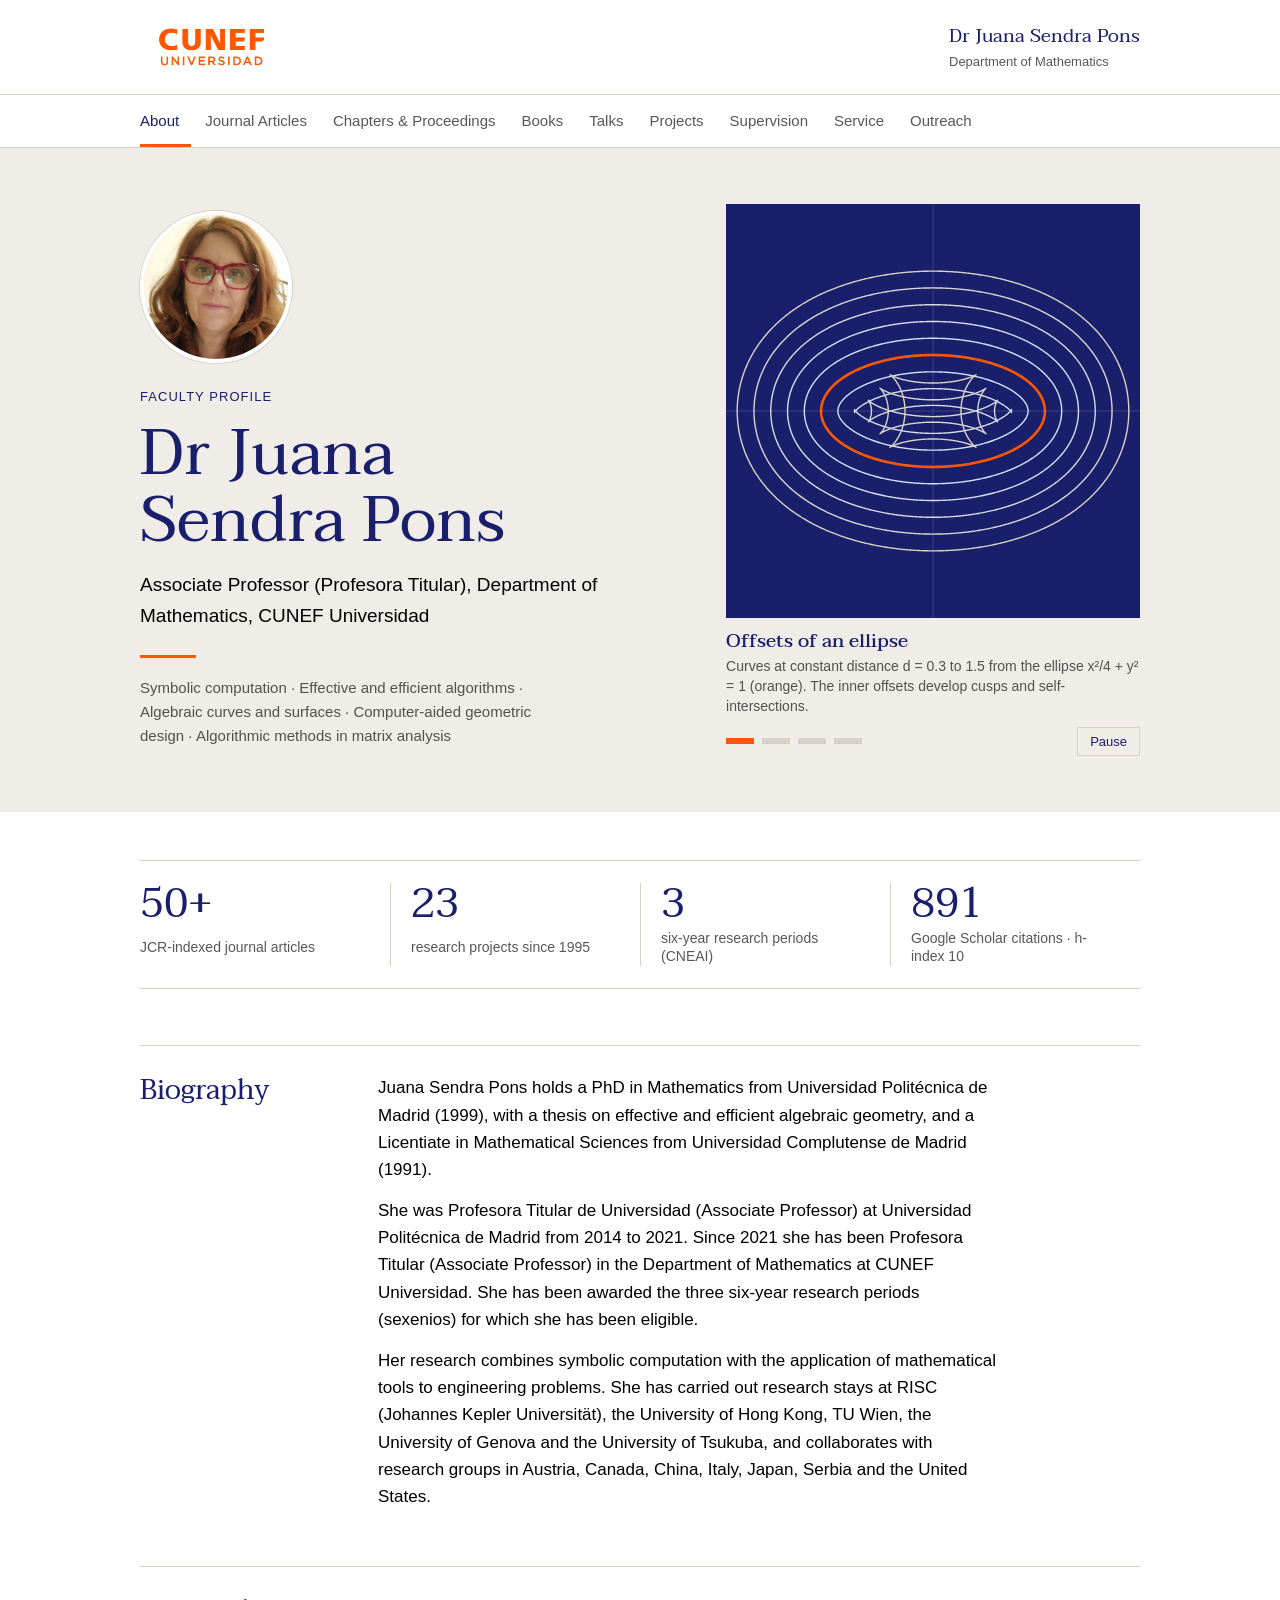
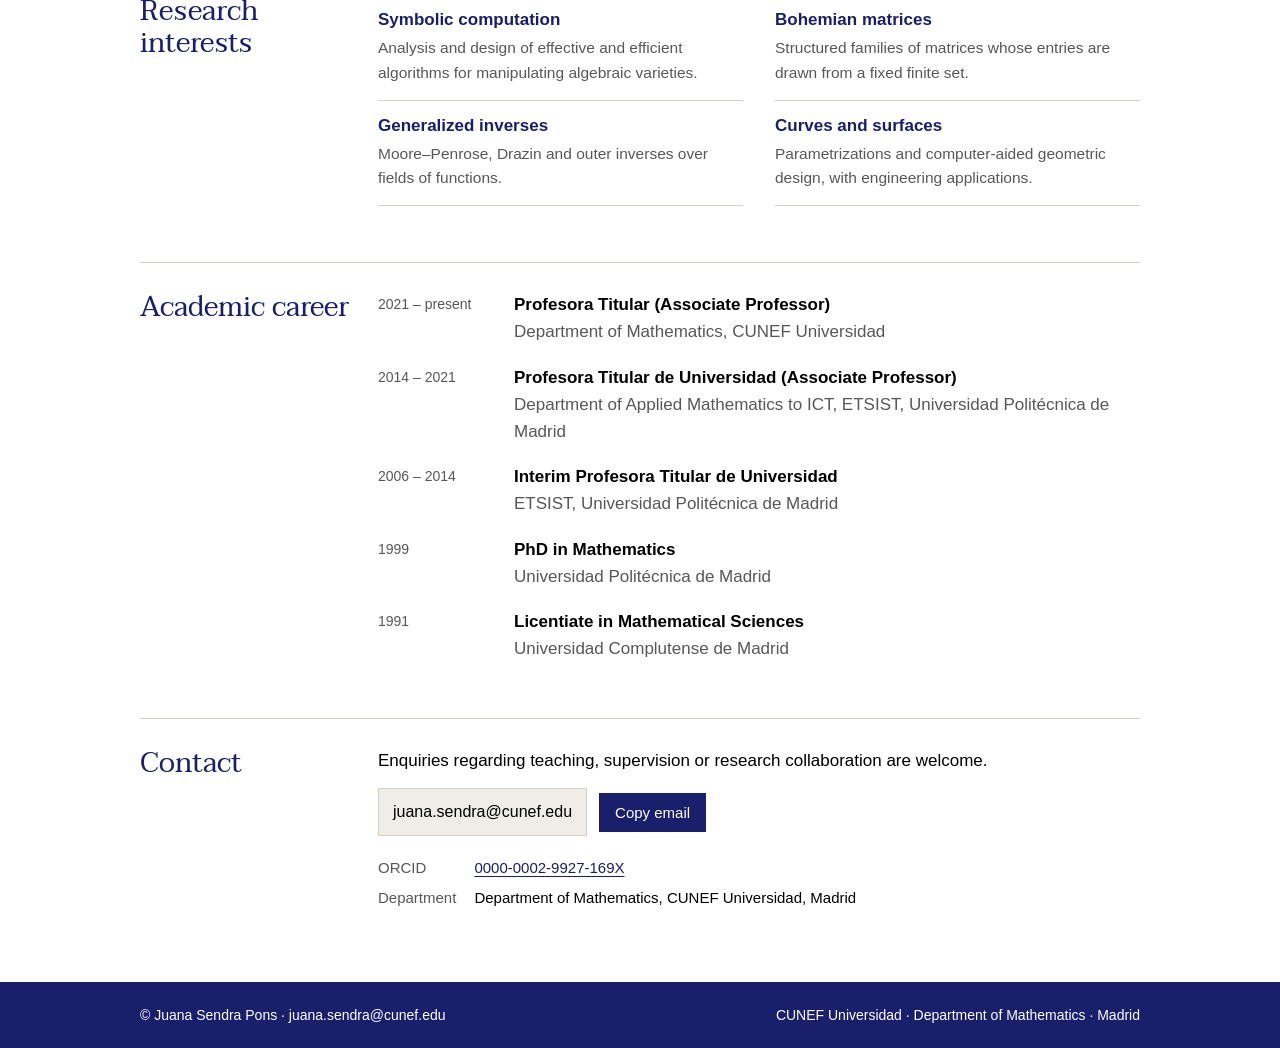
<file: index.html>
<!doctype html>
<html lang="en">
<head>
<meta charset="utf-8">
<meta name="viewport" content="width=device-width, initial-scale=1, viewport-fit=cover">
<title>Juana Sendra Pons</title>
<meta name="description" content="Dr Juana Sendra Pons, Associate Professor (Profesora Titular) in the Department of Mathematics, CUNEF Universidad. Symbolic computation, algebraic curves and surfaces, Bohemian matrices and generalized inverses.">
<meta name="author" content="Juana Sendra Pons">
<link rel="canonical" href="https://jsendrap.github.io/">
<meta property="og:type" content="profile">
<meta property="og:title" content="Juana Sendra Pons">
<meta property="og:description" content="Dr Juana Sendra Pons, Associate Professor (Profesora Titular) in the Department of Mathematics, CUNEF Universidad. Symbolic computation, algebraic curves and surfaces, Bohemian matrices and generalized inverses.">
<meta property="og:url" content="https://jsendrap.github.io/">
<meta property="og:image" content="https://jsendrap.github.io/photo.jpg">
<script type="application/ld+json">
{"@context":"https://schema.org","@type":"Person","name":"Juana Sendra Pons","honorificPrefix":"Dr","jobTitle":"Associate Professor (Profesora Titular)","affiliation":{"@type":"CollegeOrUniversity","name":"CUNEF Universidad","url":"https://www.cunef.edu/"},"worksFor":{"@type":"CollegeOrUniversity","name":"CUNEF Universidad"},"alumniOf":[{"@type":"CollegeOrUniversity","name":"Universidad Politécnica de Madrid"},{"@type":"CollegeOrUniversity","name":"Universidad Complutense de Madrid"}],"knowsAbout":["Symbolic computation","Computer algebra","Algebraic curves and surfaces","Computer-aided geometric design","Bohemian matrices","Generalized inverses"],"email":"mailto:juana.sendra@cunef.edu","url":"https://jsendrap.github.io/","image":"https://jsendrap.github.io/photo.jpg","sameAs":["https://orcid.org/0000-0002-9927-169X","https://www.cunef.edu/en/cloister/sendra-pons-juana/"]}
</script>
<link rel="preconnect" href="https://fonts.googleapis.com">
<link rel="preconnect" href="https://fonts.gstatic.com" crossorigin>
<link rel="stylesheet" href="https://fonts.googleapis.com/css2?family=Taviraj:ital,wght@0,400;0,500;1,400&display=swap">
<link rel="stylesheet" href="style.css">
</head>
<body>
<a class="skip" href="#main">Skip to content</a>
<div class="brand gutter">
  <div class="inner">
    <img src="cunef-logo.png" alt="CUNEF Universidad">
    <a class="who" href="index.html">Dr Juana Sendra Pons<span>Department of Mathematics</span></a>
  </div>
</div>
<nav class="tabs gutter" aria-label="Sections"><div class="inner"><ul><li><a href="index.html" data-tab="about" aria-current="page">About</a></li><li><a href="journal-articles.html" data-tab="journal-articles">Journal Articles</a></li><li><a href="chapters.html" data-tab="chapters">Chapters &amp; Proceedings</a></li><li><a href="books.html" data-tab="books">Books</a></li><li><a href="talks.html" data-tab="talks">Talks</a></li><li><a href="projects.html" data-tab="projects">Projects</a></li><li><a href="supervision.html" data-tab="supervision">Supervision</a></li><li><a href="service.html" data-tab="service">Service</a></li><li><a href="outreach.html" data-tab="outreach">Outreach</a></li></ul></div></nav>
<div id="main">
<header class="hero gutter">
  <div class="inner">
    <div>
      <img class="portrait" src="photo.jpg" alt="Portrait of Juana Sendra Pons" width="152" height="152">
      <p class="label">Faculty profile</p>
      <h1>Dr Juana Sendra Pons</h1>
      <p class="role">Associate Professor (Profesora Titular), Department of Mathematics, CUNEF Universidad</p>
      <hr class="rule">
      <p class="keywords">Symbolic computation · Effective and efficient algorithms · Algebraic curves and surfaces · Computer-aided geometric design · Algorithmic methods in matrix analysis</p>
    </div>
    <figure class="curves" aria-roledescription="carousel" aria-label="Curves from my research">
      <canvas class="art" id="art" role="img" aria-label=""></canvas>
      <div class="cap">
        <div class="cap-text" aria-live="polite">
          <strong id="capTitle"></strong>
          <span id="capBody"></span>
        </div>
        <div class="controls">
          <div class="dots" id="dots"></div>
          <button type="button" class="pause" id="pause" aria-label="Pause rotation">Pause</button>
        </div>
      </div>
    </figure>
  </div>
</header>
<main class="gutter">
  <div class="inner">
    <div class="facts" aria-label="Key figures">
      <div class="fact"><b>50+</b><span>JCR-indexed journal articles</span></div>
      <div class="fact"><b>23</b><span>research projects since 1995</span></div>
      <div class="fact"><b>3</b><span>six-year research periods (CNEAI)</span></div>
      <div class="fact"><b>891</b><span>Google Scholar citations · h-index 10</span></div>
    </div>

    <section>
      <h2>Biography</h2>
      <div class="content">
        <p>Juana Sendra Pons holds a PhD in Mathematics from Universidad Politécnica de Madrid (1999), with a thesis on effective and efficient algebraic geometry, and a Licentiate in Mathematical Sciences from Universidad Complutense de Madrid (1991).</p>
        <p>She was Profesora Titular de Universidad (Associate Professor) at Universidad Politécnica de Madrid from 2014 to 2021. Since 2021 she has been Profesora Titular (Associate Professor) in the Department of Mathematics at CUNEF Universidad. She has been awarded the three six-year research periods (sexenios) for which she has been eligible.</p>
        <p>Her research combines symbolic computation with the application of mathematical tools to engineering problems. She has carried out research stays at RISC (Johannes Kepler Universität), the University of Hong Kong, TU Wien, the University of Genova and the University of Tsukuba, and collaborates with research groups in Austria, Canada, China, Italy, Japan, Serbia and the United States.</p>
      </div>
    </section>
    <section>
      <h2>Research interests</h2>
      <div class="content">
        <ul class="lines">
          <li><h3>Symbolic computation</h3><p>Analysis and design of effective and efficient algorithms for manipulating algebraic varieties.</p></li>
          <li><h3>Bohemian matrices</h3><p>Structured families of matrices whose entries are drawn from a fixed finite set.</p></li>
          <li><h3>Generalized inverses</h3><p>Moore–Penrose, Drazin and outer inverses over fields of functions.</p></li>
          <li><h3>Curves and surfaces</h3><p>Parametrizations and computer-aided geometric design, with engineering applications.</p></li>
        </ul>
      </div>
    </section>
    <section>
      <h2>Academic career</h2>
      <div class="content">
        <ol class="timeline">
          <li><span class="when">2021 – present</span><div class="what"><strong>Profesora Titular (Associate Professor)</strong><span>Department of Mathematics, CUNEF Universidad</span></div></li>
          <li><span class="when">2014 – 2021</span><div class="what"><strong>Profesora Titular de Universidad (Associate Professor)</strong><span>Department of Applied Mathematics to ICT, ETSIST, Universidad Politécnica de Madrid</span></div></li>
          <li><span class="when">2006 – 2014</span><div class="what"><strong>Interim Profesora Titular de Universidad</strong><span>ETSIST, Universidad Politécnica de Madrid</span></div></li>
          <li><span class="when">1999</span><div class="what"><strong>PhD in Mathematics</strong><span>Universidad Politécnica de Madrid</span></div></li>
          <li><span class="when">1991</span><div class="what"><strong>Licentiate in Mathematical Sciences</strong><span>Universidad Complutense de Madrid</span></div></li>
        </ol>
      </div>
    </section>
    <section id="contact">
      <h2>Contact</h2>
      <div class="content">
        <p>Enquiries regarding teaching, supervision or research collaboration are welcome.</p>
        <div class="contact">
          <span class="mail" id="mail">juana.sendra@cunef.edu</span>
          <button type="button" id="copy">Copy email</button>
          <span class="status" id="status" aria-live="polite"></span>
        </div>
        <dl class="ids">
          <dt>ORCID</dt><dd><a href="https://orcid.org/0000-0002-9927-169X" target="_blank" rel="noopener">0000-0002-9927-169X</a></dd>
          <dt>Department</dt><dd>Department of Mathematics, CUNEF Universidad, Madrid</dd>
        </dl>
      </div>
    </section>
  </div>
</main>
</div>
<footer class="gutter">
  <div class="inner">
    <span>© Juana Sendra Pons · juana.sendra@cunef.edu</span>
    <span>CUNEF Universidad · Department of Mathematics · Madrid</span>
  </div>
</footer>
<script src="site.js"></script>
</body>
</html>
</file>
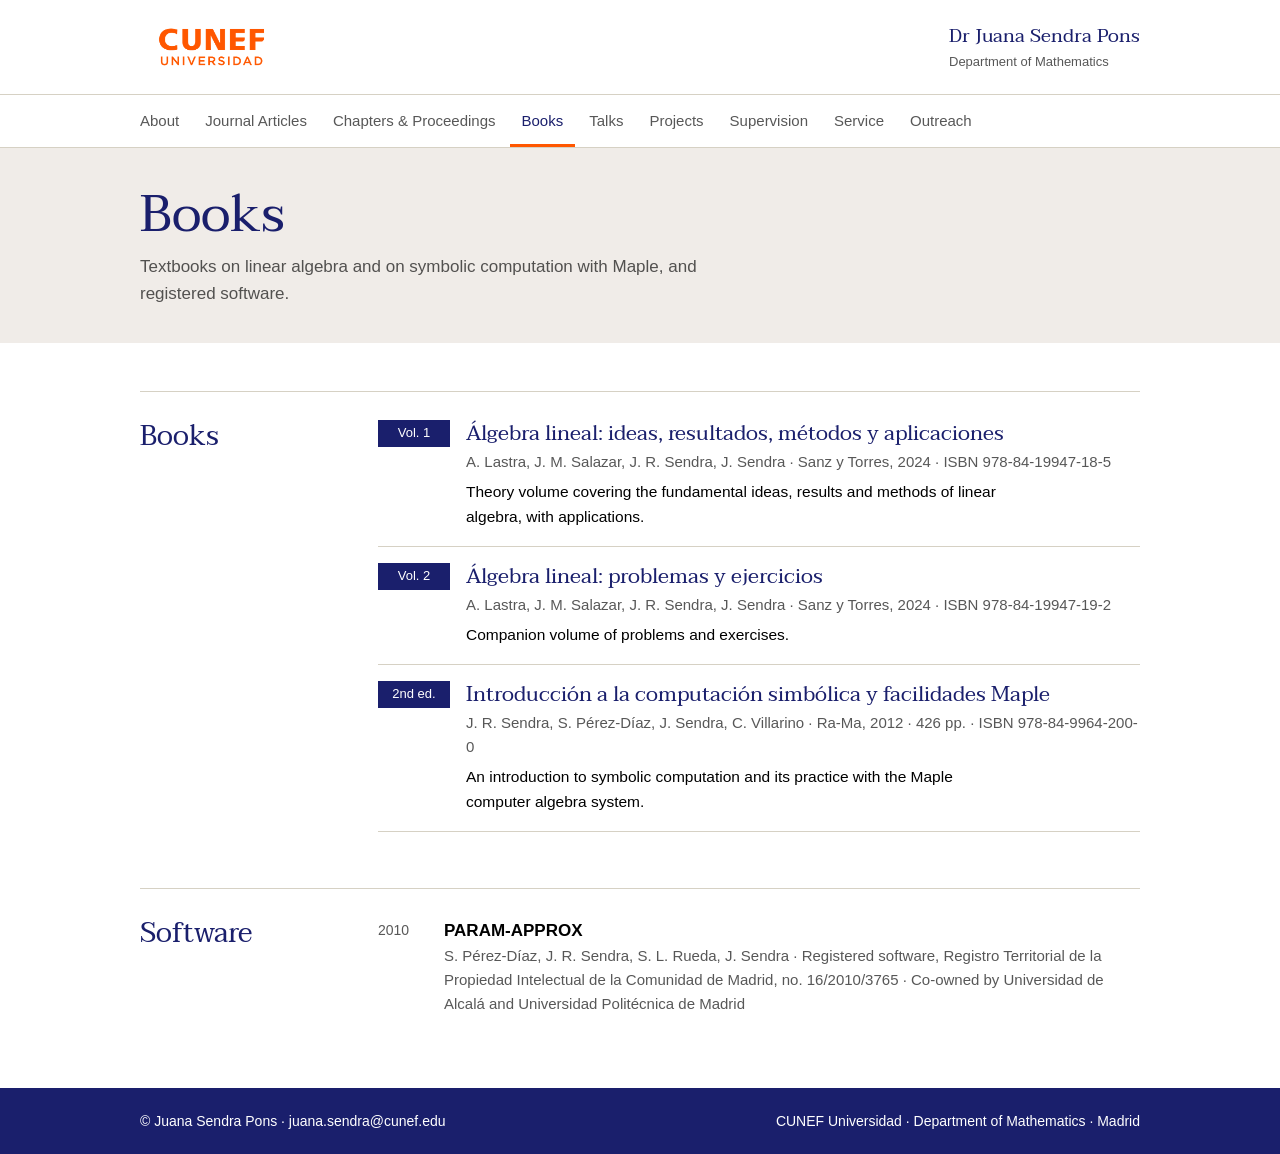
<file: books.html>
<!doctype html>
<html lang="en">
<head>
<meta charset="utf-8">
<meta name="viewport" content="width=device-width, initial-scale=1, viewport-fit=cover">
<title>Books · Juana Sendra Pons</title>
<meta name="description" content="Dr Juana Sendra Pons, Associate Professor (Profesora Titular) in the Department of Mathematics, CUNEF Universidad. Symbolic computation, algebraic curves and surfaces, Bohemian matrices and generalized inverses.">
<meta name="author" content="Juana Sendra Pons">
<link rel="canonical" href="https://jsendrap.github.io/books.html">
<meta property="og:type" content="profile">
<meta property="og:title" content="Books · Juana Sendra Pons">
<meta property="og:description" content="Dr Juana Sendra Pons, Associate Professor (Profesora Titular) in the Department of Mathematics, CUNEF Universidad. Symbolic computation, algebraic curves and surfaces, Bohemian matrices and generalized inverses.">
<meta property="og:url" content="https://jsendrap.github.io/books.html">
<meta property="og:image" content="https://jsendrap.github.io/photo.jpg">
<link rel="preconnect" href="https://fonts.googleapis.com">
<link rel="preconnect" href="https://fonts.gstatic.com" crossorigin>
<link rel="stylesheet" href="https://fonts.googleapis.com/css2?family=Taviraj:ital,wght@0,400;0,500;1,400&display=swap">
<link rel="stylesheet" href="style.css">
</head>
<body>
<a class="skip" href="#main">Skip to content</a>
<div class="brand gutter">
  <div class="inner">
    <img src="cunef-logo.png" alt="CUNEF Universidad">
    <a class="who" href="index.html">Dr Juana Sendra Pons<span>Department of Mathematics</span></a>
  </div>
</div>
<nav class="tabs gutter" aria-label="Sections"><div class="inner"><ul><li><a href="index.html" data-tab="about">About</a></li><li><a href="journal-articles.html" data-tab="journal-articles">Journal Articles</a></li><li><a href="chapters.html" data-tab="chapters">Chapters &amp; Proceedings</a></li><li><a href="books.html" data-tab="books" aria-current="page">Books</a></li><li><a href="talks.html" data-tab="talks">Talks</a></li><li><a href="projects.html" data-tab="projects">Projects</a></li><li><a href="supervision.html" data-tab="supervision">Supervision</a></li><li><a href="service.html" data-tab="service">Service</a></li><li><a href="outreach.html" data-tab="outreach">Outreach</a></li></ul></div></nav>
<div id="main">
<header class="pagehead gutter">
  <div class="inner">
    <h1>Books</h1>
    <p>Textbooks on linear algebra and on symbolic computation with Maple, and registered software.</p>
  </div>
</header>
<main class="gutter">
  <div class="inner">
    <section>
      <h2>Books</h2>
      <div class="content">
        <ol class="books">
          <li>
            <span class="vol">Vol. 1</span>
            <div>
              <span class="t">Álgebra lineal: ideas, resultados, métodos y aplicaciones</span>
              <span class="m">A. Lastra, J. M. Salazar, J. R. Sendra, J. Sendra · Sanz y Torres, 2024 · ISBN 978-84-19947-18-5</span>
              <span class="d">Theory volume covering the fundamental ideas, results and methods of linear algebra, with applications.</span>
            </div>
          </li>
          <li>
            <span class="vol">Vol. 2</span>
            <div>
              <span class="t">Álgebra lineal: problemas y ejercicios</span>
              <span class="m">A. Lastra, J. M. Salazar, J. R. Sendra, J. Sendra · Sanz y Torres, 2024 · ISBN 978-84-19947-19-2</span>
              <span class="d">Companion volume of problems and exercises.</span>
            </div>
          </li>
          <li>
            <span class="vol">2nd ed.</span>
            <div>
              <span class="t">Introducción a la computación simbólica y facilidades Maple</span>
              <span class="m">J. R. Sendra, S. Pérez-Díaz, J. Sendra, C. Villarino · Ra-Ma, 2012 · 426 pp. · ISBN 978-84-9964-200-0</span>
              <span class="d">An introduction to symbolic computation and its practice with the Maple computer algebra system.</span>
            </div>
          </li>
        </ol>
      </div>
    </section>
    <section>
      <h2>Software</h2>
      <div class="content">
        <ol class="pubs">
          <li><span class="year">2010</span><div>
            <span class="t">PARAM-APPROX</span>
            <span class="m">S. Pérez-Díaz, J. R. Sendra, S. L. Rueda, J. Sendra · Registered software, Registro Territorial de la Propiedad Intelectual de la Comunidad de Madrid, no. 16/2010/3765 · Co-owned by Universidad de Alcalá and Universidad Politécnica de Madrid</span>
          </div></li>
        </ol>
      </div>
    </section>
  </div>
</main>
</div>
<footer class="gutter">
  <div class="inner">
    <span>© Juana Sendra Pons · juana.sendra@cunef.edu</span>
    <span>CUNEF Universidad · Department of Mathematics · Madrid</span>
  </div>
</footer>
<script src="site.js"></script>
</body>
</html>
</file>
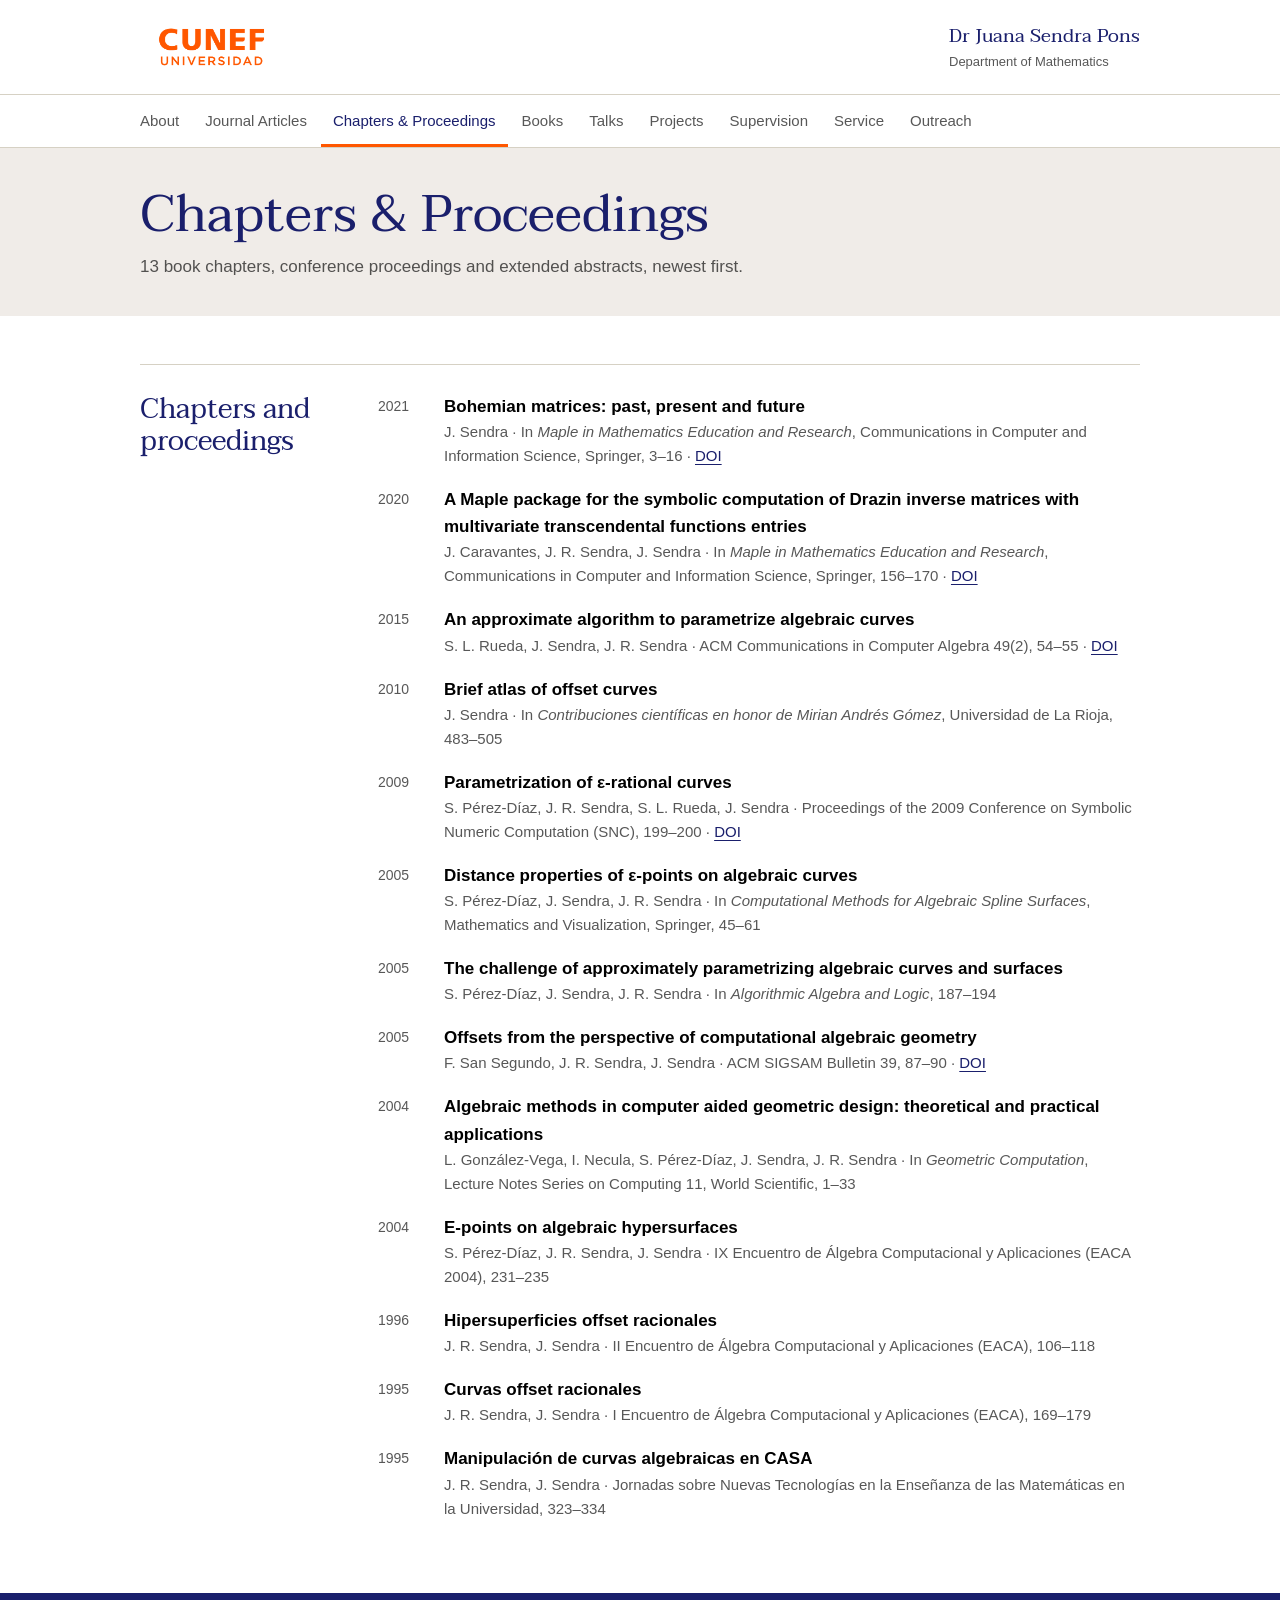
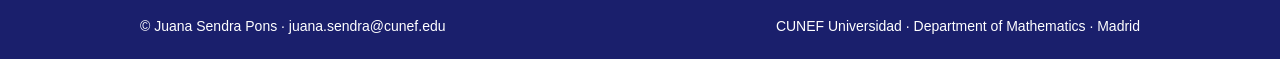
<file: chapters.html>
<!doctype html>
<html lang="en">
<head>
<meta charset="utf-8">
<meta name="viewport" content="width=device-width, initial-scale=1, viewport-fit=cover">
<title>Chapters & Proceedings · Juana Sendra Pons</title>
<meta name="description" content="Dr Juana Sendra Pons, Associate Professor (Profesora Titular) in the Department of Mathematics, CUNEF Universidad. Symbolic computation, algebraic curves and surfaces, Bohemian matrices and generalized inverses.">
<meta name="author" content="Juana Sendra Pons">
<link rel="canonical" href="https://jsendrap.github.io/chapters.html">
<meta property="og:type" content="profile">
<meta property="og:title" content="Chapters & Proceedings · Juana Sendra Pons">
<meta property="og:description" content="Dr Juana Sendra Pons, Associate Professor (Profesora Titular) in the Department of Mathematics, CUNEF Universidad. Symbolic computation, algebraic curves and surfaces, Bohemian matrices and generalized inverses.">
<meta property="og:url" content="https://jsendrap.github.io/chapters.html">
<meta property="og:image" content="https://jsendrap.github.io/photo.jpg">
<link rel="preconnect" href="https://fonts.googleapis.com">
<link rel="preconnect" href="https://fonts.gstatic.com" crossorigin>
<link rel="stylesheet" href="https://fonts.googleapis.com/css2?family=Taviraj:ital,wght@0,400;0,500;1,400&display=swap">
<link rel="stylesheet" href="style.css">
</head>
<body>
<a class="skip" href="#main">Skip to content</a>
<div class="brand gutter">
  <div class="inner">
    <img src="cunef-logo.png" alt="CUNEF Universidad">
    <a class="who" href="index.html">Dr Juana Sendra Pons<span>Department of Mathematics</span></a>
  </div>
</div>
<nav class="tabs gutter" aria-label="Sections"><div class="inner"><ul><li><a href="index.html" data-tab="about">About</a></li><li><a href="journal-articles.html" data-tab="journal-articles">Journal Articles</a></li><li><a href="chapters.html" data-tab="chapters" aria-current="page">Chapters &amp; Proceedings</a></li><li><a href="books.html" data-tab="books">Books</a></li><li><a href="talks.html" data-tab="talks">Talks</a></li><li><a href="projects.html" data-tab="projects">Projects</a></li><li><a href="supervision.html" data-tab="supervision">Supervision</a></li><li><a href="service.html" data-tab="service">Service</a></li><li><a href="outreach.html" data-tab="outreach">Outreach</a></li></ul></div></nav>
<div id="main">
<header class="pagehead gutter">
  <div class="inner">
    <h1>Chapters &amp; Proceedings</h1>
    <p>13 book chapters, conference proceedings and extended abstracts, newest first.</p>
  </div>
</header>
<main class="gutter">
  <div class="inner">
    <section>
      <h2>Chapters and proceedings</h2>
      <div class="content">
        <ol class="pubs">
          <li><span class="year">2021</span><div>
            <span class="t">Bohemian matrices: past, present and future</span>
            <span class="m">J. Sendra · In <em>Maple in Mathematics Education and Research</em>, Communications in Computer and Information Science, Springer, 3–16 · <a href="https://doi.org/10.1007/978-3-030-81698-8_1" target="_blank" rel="noopener">DOI</a></span>
          </div></li>
          <li><span class="year">2020</span><div>
            <span class="t">A Maple package for the symbolic computation of Drazin inverse matrices with multivariate transcendental functions entries</span>
            <span class="m">J. Caravantes, J. R. Sendra, J. Sendra · In <em>Maple in Mathematics Education and Research</em>, Communications in Computer and Information Science, Springer, 156–170 · <a href="https://doi.org/10.1007/978-3-030-41258-6_12" target="_blank" rel="noopener">DOI</a></span>
          </div></li>
          <li><span class="year">2015</span><div>
            <span class="t">An approximate algorithm to parametrize algebraic curves</span>
            <span class="m">S. L. Rueda, J. Sendra, J. R. Sendra · ACM Communications in Computer Algebra 49(2), 54–55 · <a href="https://doi.org/10.1145/2815111.2815130" target="_blank" rel="noopener">DOI</a></span>
          </div></li>
          <li><span class="year">2010</span><div>
            <span class="t">Brief atlas of offset curves</span>
            <span class="m">J. Sendra · In <em>Contribuciones científicas en honor de Mirian Andrés Gómez</em>, Universidad de La Rioja, 483–505</span>
          </div></li>
          <li><span class="year">2009</span><div>
            <span class="t">Parametrization of ε-rational curves</span>
            <span class="m">S. Pérez-Díaz, J. R. Sendra, S. L. Rueda, J. Sendra · Proceedings of the 2009 Conference on Symbolic Numeric Computation (SNC), 199–200 · <a href="https://doi.org/10.1145/1577190.1577221" target="_blank" rel="noopener">DOI</a></span>
          </div></li>
          <li><span class="year">2005</span><div>
            <span class="t">Distance properties of ε-points on algebraic curves</span>
            <span class="m">S. Pérez-Díaz, J. Sendra, J. R. Sendra · In <em>Computational Methods for Algebraic Spline Surfaces</em>, Mathematics and Visualization, Springer, 45–61</span>
          </div></li>
          <li><span class="year">2005</span><div>
            <span class="t">The challenge of approximately parametrizing algebraic curves and surfaces</span>
            <span class="m">S. Pérez-Díaz, J. Sendra, J. R. Sendra · In <em>Algorithmic Algebra and Logic</em>, 187–194</span>
          </div></li>
          <li><span class="year">2005</span><div>
            <span class="t">Offsets from the perspective of computational algebraic geometry</span>
            <span class="m">F. San Segundo, J. R. Sendra, J. Sendra · ACM SIGSAM Bulletin 39, 87–90 · <a href="https://doi.org/10.1145/1113439.1113449" target="_blank" rel="noopener">DOI</a></span>
          </div></li>
          <li><span class="year">2004</span><div>
            <span class="t">Algebraic methods in computer aided geometric design: theoretical and practical applications</span>
            <span class="m">L. González-Vega, I. Necula, S. Pérez-Díaz, J. Sendra, J. R. Sendra · In <em>Geometric Computation</em>, Lecture Notes Series on Computing 11, World Scientific, 1–33</span>
          </div></li>
          <li><span class="year">2004</span><div>
            <span class="t">E-points on algebraic hypersurfaces</span>
            <span class="m">S. Pérez-Díaz, J. R. Sendra, J. Sendra · IX Encuentro de Álgebra Computacional y Aplicaciones (EACA 2004), 231–235</span>
          </div></li>
          <li><span class="year">1996</span><div>
            <span class="t">Hipersuperficies offset racionales</span>
            <span class="m">J. R. Sendra, J. Sendra · II Encuentro de Álgebra Computacional y Aplicaciones (EACA), 106–118</span>
          </div></li>
          <li><span class="year">1995</span><div>
            <span class="t">Curvas offset racionales</span>
            <span class="m">J. R. Sendra, J. Sendra · I Encuentro de Álgebra Computacional y Aplicaciones (EACA), 169–179</span>
          </div></li>
          <li><span class="year">1995</span><div>
            <span class="t">Manipulación de curvas algebraicas en CASA</span>
            <span class="m">J. R. Sendra, J. Sendra · Jornadas sobre Nuevas Tecnologías en la Enseñanza de las Matemáticas en la Universidad, 323–334</span>
          </div></li>
        </ol>
      </div>
    </section>
  </div>
</main>
</div>
<footer class="gutter">
  <div class="inner">
    <span>© Juana Sendra Pons · juana.sendra@cunef.edu</span>
    <span>CUNEF Universidad · Department of Mathematics · Madrid</span>
  </div>
</footer>
<script src="site.js"></script>
</body>
</html>
</file>
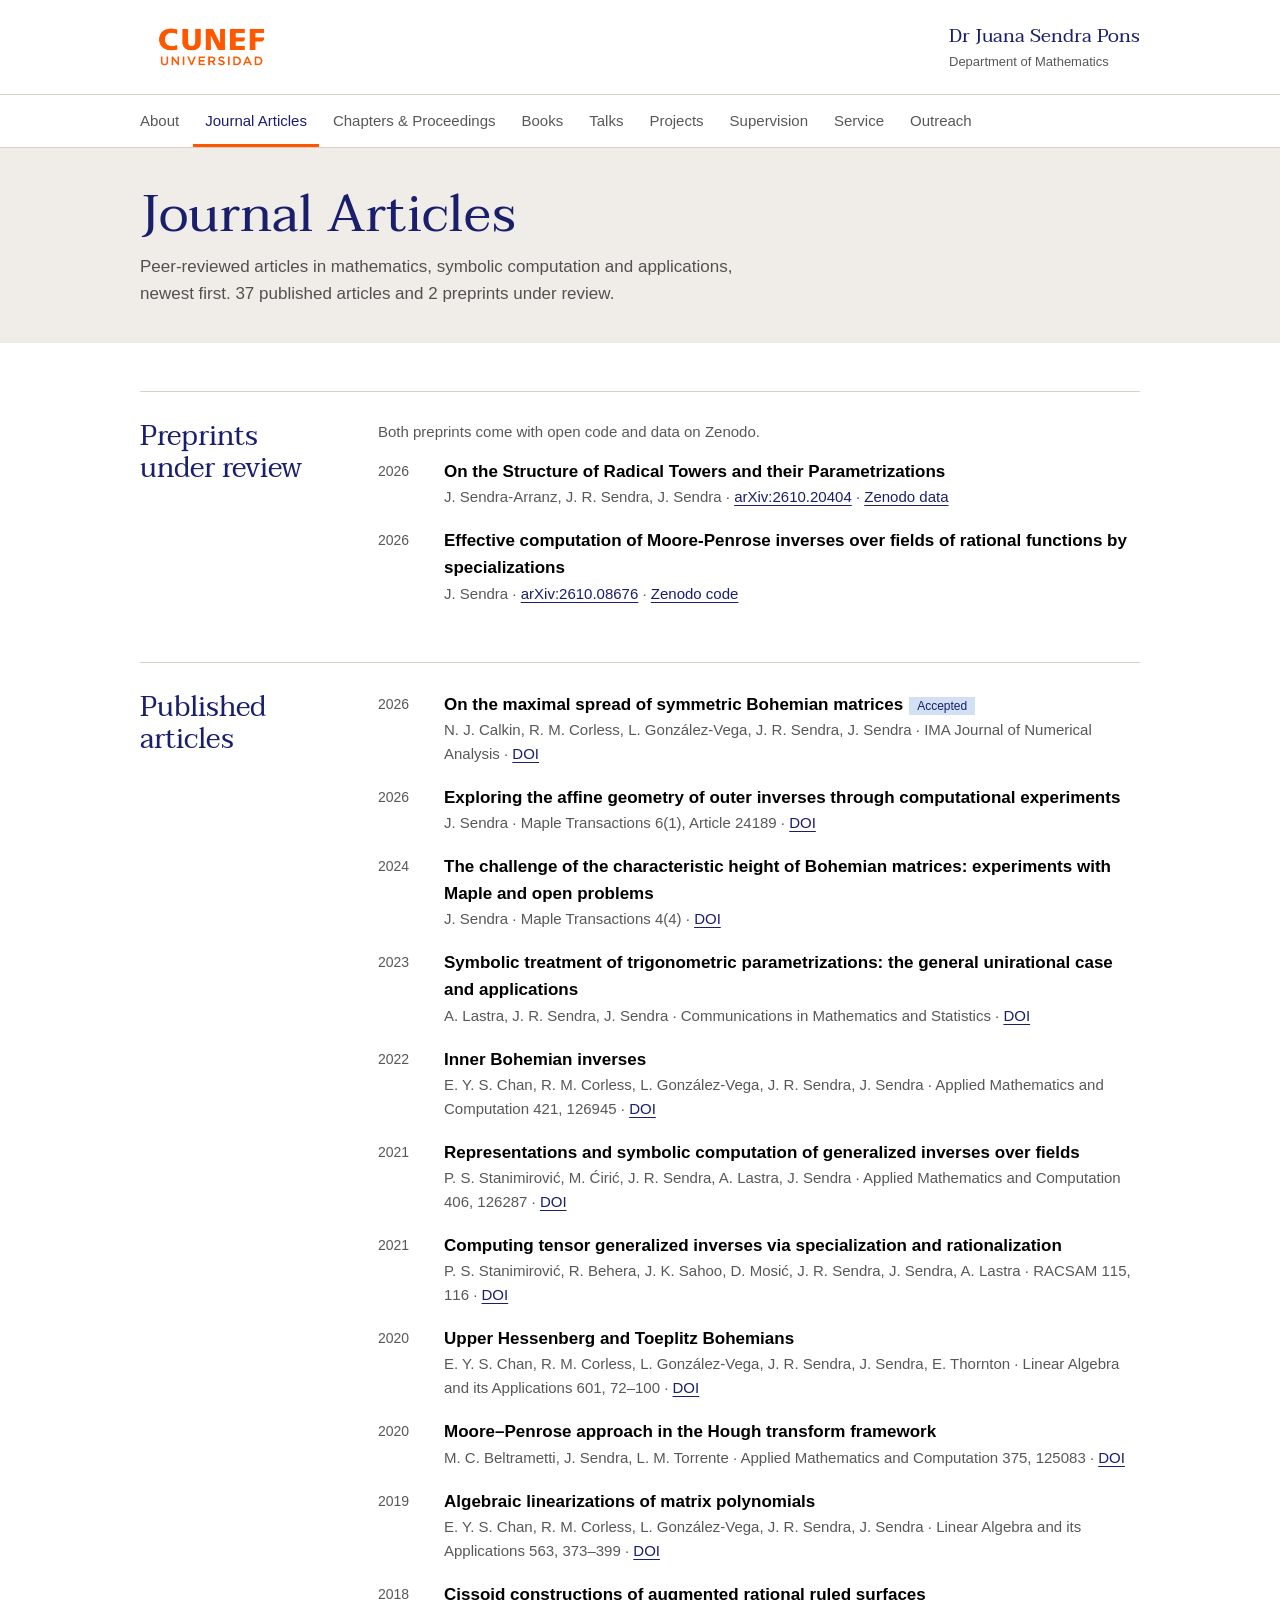
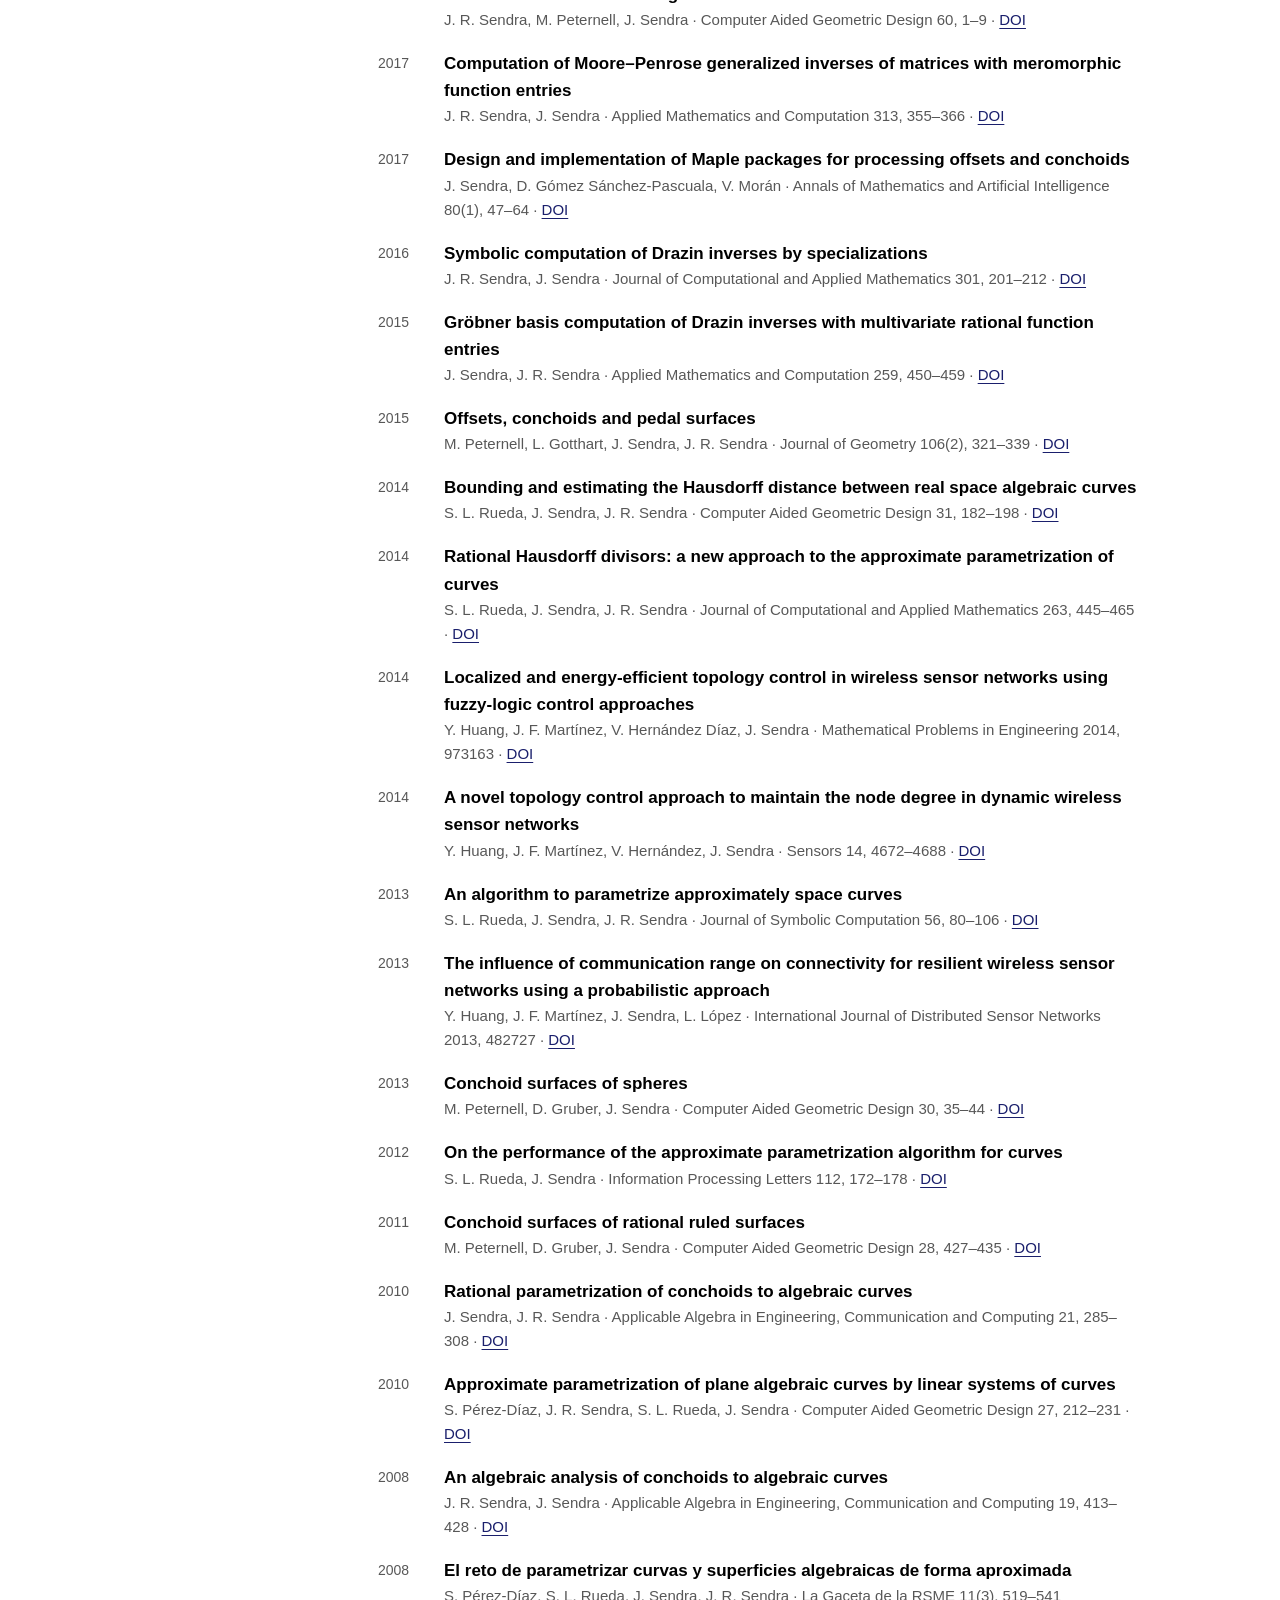
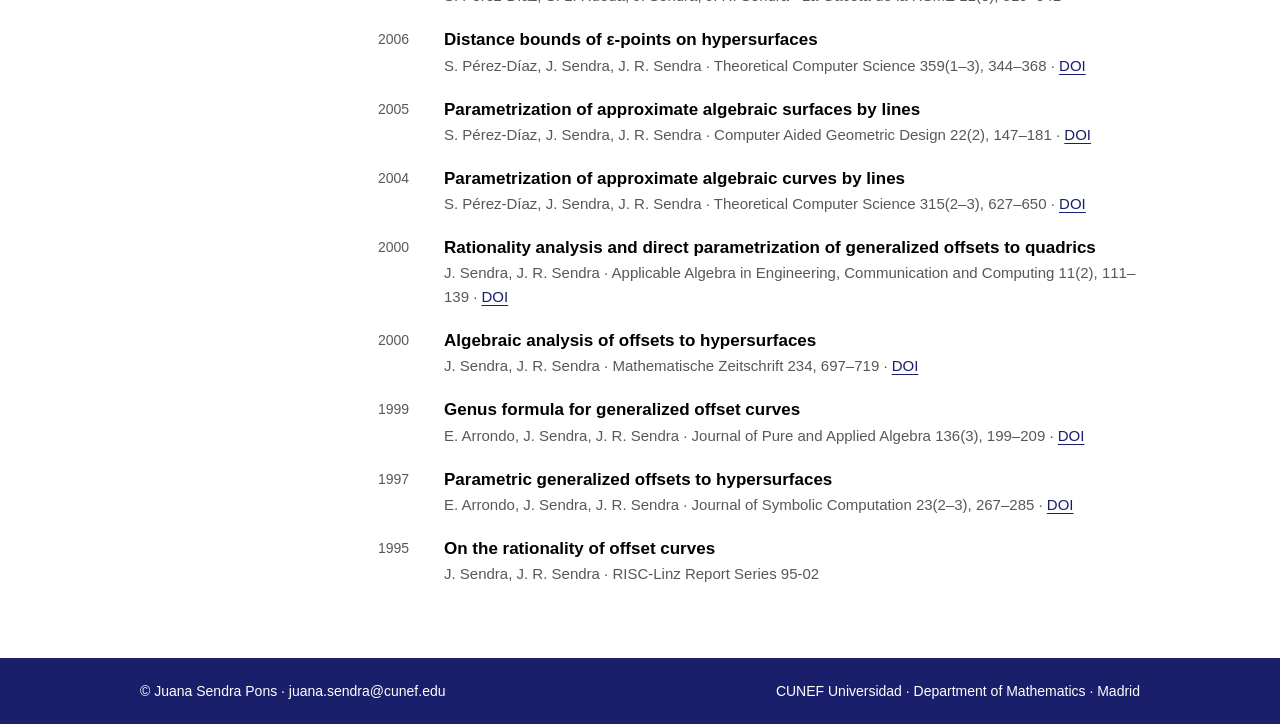
<file: journal-articles.html>
<!doctype html>
<html lang="en">
<head>
<meta charset="utf-8">
<meta name="viewport" content="width=device-width, initial-scale=1, viewport-fit=cover">
<title>Journal Articles · Juana Sendra Pons</title>
<meta name="description" content="Dr Juana Sendra Pons, Associate Professor (Profesora Titular) in the Department of Mathematics, CUNEF Universidad. Symbolic computation, algebraic curves and surfaces, Bohemian matrices and generalized inverses.">
<meta name="author" content="Juana Sendra Pons">
<link rel="canonical" href="https://jsendrap.github.io/journal-articles.html">
<meta property="og:type" content="profile">
<meta property="og:title" content="Journal Articles · Juana Sendra Pons">
<meta property="og:description" content="Dr Juana Sendra Pons, Associate Professor (Profesora Titular) in the Department of Mathematics, CUNEF Universidad. Symbolic computation, algebraic curves and surfaces, Bohemian matrices and generalized inverses.">
<meta property="og:url" content="https://jsendrap.github.io/journal-articles.html">
<meta property="og:image" content="https://jsendrap.github.io/photo.jpg">
<link rel="preconnect" href="https://fonts.googleapis.com">
<link rel="preconnect" href="https://fonts.gstatic.com" crossorigin>
<link rel="stylesheet" href="https://fonts.googleapis.com/css2?family=Taviraj:ital,wght@0,400;0,500;1,400&display=swap">
<link rel="stylesheet" href="style.css">
</head>
<body>
<a class="skip" href="#main">Skip to content</a>
<div class="brand gutter">
  <div class="inner">
    <img src="cunef-logo.png" alt="CUNEF Universidad">
    <a class="who" href="index.html">Dr Juana Sendra Pons<span>Department of Mathematics</span></a>
  </div>
</div>
<nav class="tabs gutter" aria-label="Sections"><div class="inner"><ul><li><a href="index.html" data-tab="about">About</a></li><li><a href="journal-articles.html" data-tab="journal-articles" aria-current="page">Journal Articles</a></li><li><a href="chapters.html" data-tab="chapters">Chapters &amp; Proceedings</a></li><li><a href="books.html" data-tab="books">Books</a></li><li><a href="talks.html" data-tab="talks">Talks</a></li><li><a href="projects.html" data-tab="projects">Projects</a></li><li><a href="supervision.html" data-tab="supervision">Supervision</a></li><li><a href="service.html" data-tab="service">Service</a></li><li><a href="outreach.html" data-tab="outreach">Outreach</a></li></ul></div></nav>
<div id="main">
<header class="pagehead gutter">
  <div class="inner">
    <h1>Journal Articles</h1>
    <p>Peer-reviewed articles in mathematics, symbolic computation and applications, newest first. 37 published articles and 2 preprints under review.</p>
  </div>
</header>
<main class="gutter">
  <div class="inner">
    <section>
      <h2>Preprints under review</h2>
      <div class="content">
        <p class="note">Both preprints come with open code and data on Zenodo.</p>
        <ol class="pubs">
          <li><span class="year">2026</span><div>
            <span class="t">On the Structure of Radical Towers and their Parametrizations</span>
            <span class="m">J. Sendra-Arranz, J. R. Sendra, J. Sendra · <a href="https://arxiv.org/abs/2610.20404" target="_blank" rel="noopener">arXiv:2610.20404</a> · <a href="https://doi.org/10.5281/zenodo.23623629" target="_blank" rel="noopener">Zenodo data</a></span>
          </div></li>
          <li><span class="year">2026</span><div>
            <span class="t">Effective computation of Moore-Penrose inverses over fields of rational functions by specializations</span>
            <span class="m">J. Sendra · <a href="https://arxiv.org/abs/2610.08676" target="_blank" rel="noopener">arXiv:2610.08676</a> · <a href="https://doi.org/10.5281/zenodo.23164326" target="_blank" rel="noopener">Zenodo code</a></span>
          </div></li>
        </ol>
      </div>
    </section>
    <section>
      <h2>Published articles</h2>
      <div class="content">
        <ol class="pubs">
          <li><span class="year">2026</span><div>
            <span class="t">On the maximal spread of symmetric Bohemian matrices<span class="tag">Accepted</span></span>
            <span class="m">N. J. Calkin, R. M. Corless, L. González-Vega, J. R. Sendra, J. Sendra · IMA Journal of Numerical Analysis · <a href="https://doi.org/10.1093/imanum/drag086" target="_blank" rel="noopener">DOI</a></span>
          </div></li>
          <li><span class="year">2026</span><div>
            <span class="t">Exploring the affine geometry of outer inverses through computational experiments</span>
            <span class="m">J. Sendra · Maple Transactions 6(1), Article 24189 · <a href="https://doi.org/10.5206/mt.v6i1.24189" target="_blank" rel="noopener">DOI</a></span>
          </div></li>
          <li><span class="year">2024</span><div>
            <span class="t">The challenge of the characteristic height of Bohemian matrices: experiments with Maple and open problems</span>
            <span class="m">J. Sendra · Maple Transactions 4(4) · <a href="https://doi.org/10.5206/mt.v4i4.21827" target="_blank" rel="noopener">DOI</a></span>
          </div></li>
          <li><span class="year">2023</span><div>
            <span class="t">Symbolic treatment of trigonometric parametrizations: the general unirational case and applications</span>
            <span class="m">A. Lastra, J. R. Sendra, J. Sendra · Communications in Mathematics and Statistics · <a href="https://doi.org/10.1007/s40304-023-00334-w" target="_blank" rel="noopener">DOI</a></span>
          </div></li>
          <li><span class="year">2022</span><div>
            <span class="t">Inner Bohemian inverses</span>
            <span class="m">E. Y. S. Chan, R. M. Corless, L. González-Vega, J. R. Sendra, J. Sendra · Applied Mathematics and Computation 421, 126945 · <a href="https://doi.org/10.1016/j.amc.2022.126945" target="_blank" rel="noopener">DOI</a></span>
          </div></li>
          <li><span class="year">2021</span><div>
            <span class="t">Representations and symbolic computation of generalized inverses over fields</span>
            <span class="m">P. S. Stanimirović, M. Ćirić, J. R. Sendra, A. Lastra, J. Sendra · Applied Mathematics and Computation 406, 126287 · <a href="https://doi.org/10.1016/j.amc.2021.126287" target="_blank" rel="noopener">DOI</a></span>
          </div></li>
          <li><span class="year">2021</span><div>
            <span class="t">Computing tensor generalized inverses via specialization and rationalization</span>
            <span class="m">P. S. Stanimirović, R. Behera, J. K. Sahoo, D. Mosić, J. R. Sendra, J. Sendra, A. Lastra · RACSAM 115, 116 · <a href="https://doi.org/10.1007/s13398-021-01057-9" target="_blank" rel="noopener">DOI</a></span>
          </div></li>
          <li><span class="year">2020</span><div>
            <span class="t">Upper Hessenberg and Toeplitz Bohemians</span>
            <span class="m">E. Y. S. Chan, R. M. Corless, L. González-Vega, J. R. Sendra, J. Sendra, E. Thornton · Linear Algebra and its Applications 601, 72–100 · <a href="https://doi.org/10.1016/j.laa.2020.03.037" target="_blank" rel="noopener">DOI</a></span>
          </div></li>
          <li><span class="year">2020</span><div>
            <span class="t">Moore–Penrose approach in the Hough transform framework</span>
            <span class="m">M. C. Beltrametti, J. Sendra, L. M. Torrente · Applied Mathematics and Computation 375, 125083 · <a href="https://doi.org/10.1016/j.amc.2020.125083" target="_blank" rel="noopener">DOI</a></span>
          </div></li>
          <li><span class="year">2019</span><div>
            <span class="t">Algebraic linearizations of matrix polynomials</span>
            <span class="m">E. Y. S. Chan, R. M. Corless, L. González-Vega, J. R. Sendra, J. Sendra · Linear Algebra and its Applications 563, 373–399 · <a href="https://doi.org/10.1016/j.laa.2018.10.028" target="_blank" rel="noopener">DOI</a></span>
          </div></li>
          <li><span class="year">2018</span><div>
            <span class="t">Cissoid constructions of augmented rational ruled surfaces</span>
            <span class="m">J. R. Sendra, M. Peternell, J. Sendra · Computer Aided Geometric Design 60, 1–9 · <a href="https://doi.org/10.1016/j.cagd.2017.12.001" target="_blank" rel="noopener">DOI</a></span>
          </div></li>
          <li><span class="year">2017</span><div>
            <span class="t">Computation of Moore–Penrose generalized inverses of matrices with meromorphic function entries</span>
            <span class="m">J. R. Sendra, J. Sendra · Applied Mathematics and Computation 313, 355–366 · <a href="https://doi.org/10.1016/j.amc.2017.06.007" target="_blank" rel="noopener">DOI</a></span>
          </div></li>
          <li><span class="year">2017</span><div>
            <span class="t">Design and implementation of Maple packages for processing offsets and conchoids</span>
            <span class="m">J. Sendra, D. Gómez Sánchez-Pascuala, V. Morán · Annals of Mathematics and Artificial Intelligence 80(1), 47–64 · <a href="https://doi.org/10.1007/s10472-016-9504-z" target="_blank" rel="noopener">DOI</a></span>
          </div></li>
          <li><span class="year">2016</span><div>
            <span class="t">Symbolic computation of Drazin inverses by specializations</span>
            <span class="m">J. R. Sendra, J. Sendra · Journal of Computational and Applied Mathematics 301, 201–212 · <a href="https://doi.org/10.1016/j.cam.2016.01.059" target="_blank" rel="noopener">DOI</a></span>
          </div></li>
          <li><span class="year">2015</span><div>
            <span class="t">Gröbner basis computation of Drazin inverses with multivariate rational function entries</span>
            <span class="m">J. Sendra, J. R. Sendra · Applied Mathematics and Computation 259, 450–459 · <a href="https://doi.org/10.1016/j.amc.2015.02.070" target="_blank" rel="noopener">DOI</a></span>
          </div></li>
          <li><span class="year">2015</span><div>
            <span class="t">Offsets, conchoids and pedal surfaces</span>
            <span class="m">M. Peternell, L. Gotthart, J. Sendra, J. R. Sendra · Journal of Geometry 106(2), 321–339 · <a href="https://doi.org/10.1007/s00022-014-0251-1" target="_blank" rel="noopener">DOI</a></span>
          </div></li>
          <li><span class="year">2014</span><div>
            <span class="t">Bounding and estimating the Hausdorff distance between real space algebraic curves</span>
            <span class="m">S. L. Rueda, J. Sendra, J. R. Sendra · Computer Aided Geometric Design 31, 182–198 · <a href="https://doi.org/10.1016/j.cagd.2014.02.005" target="_blank" rel="noopener">DOI</a></span>
          </div></li>
          <li><span class="year">2014</span><div>
            <span class="t">Rational Hausdorff divisors: a new approach to the approximate parametrization of curves</span>
            <span class="m">S. L. Rueda, J. Sendra, J. R. Sendra · Journal of Computational and Applied Mathematics 263, 445–465 · <a href="https://doi.org/10.1016/j.cam.2013.12.052" target="_blank" rel="noopener">DOI</a></span>
          </div></li>
          <li><span class="year">2014</span><div>
            <span class="t">Localized and energy-efficient topology control in wireless sensor networks using fuzzy-logic control approaches</span>
            <span class="m">Y. Huang, J. F. Martínez, V. Hernández Díaz, J. Sendra · Mathematical Problems in Engineering 2014, 973163 · <a href="https://doi.org/10.1155/2014/973163" target="_blank" rel="noopener">DOI</a></span>
          </div></li>
          <li><span class="year">2014</span><div>
            <span class="t">A novel topology control approach to maintain the node degree in dynamic wireless sensor networks</span>
            <span class="m">Y. Huang, J. F. Martínez, V. Hernández, J. Sendra · Sensors 14, 4672–4688 · <a href="https://doi.org/10.3390/s140304672" target="_blank" rel="noopener">DOI</a></span>
          </div></li>
          <li><span class="year">2013</span><div>
            <span class="t">An algorithm to parametrize approximately space curves</span>
            <span class="m">S. L. Rueda, J. Sendra, J. R. Sendra · Journal of Symbolic Computation 56, 80–106 · <a href="https://doi.org/10.1016/j.jsc.2013.04.002" target="_blank" rel="noopener">DOI</a></span>
          </div></li>
          <li><span class="year">2013</span><div>
            <span class="t">The influence of communication range on connectivity for resilient wireless sensor networks using a probabilistic approach</span>
            <span class="m">Y. Huang, J. F. Martínez, J. Sendra, L. López · International Journal of Distributed Sensor Networks 2013, 482727 · <a href="https://doi.org/10.1155/2013/482727" target="_blank" rel="noopener">DOI</a></span>
          </div></li>
          <li><span class="year">2013</span><div>
            <span class="t">Conchoid surfaces of spheres</span>
            <span class="m">M. Peternell, D. Gruber, J. Sendra · Computer Aided Geometric Design 30, 35–44 · <a href="https://doi.org/10.1016/j.cagd.2012.06.005" target="_blank" rel="noopener">DOI</a></span>
          </div></li>
          <li><span class="year">2012</span><div>
            <span class="t">On the performance of the approximate parametrization algorithm for curves</span>
            <span class="m">S. L. Rueda, J. Sendra · Information Processing Letters 112, 172–178 · <a href="https://doi.org/10.1016/j.ipl.2011.11.008" target="_blank" rel="noopener">DOI</a></span>
          </div></li>
          <li><span class="year">2011</span><div>
            <span class="t">Conchoid surfaces of rational ruled surfaces</span>
            <span class="m">M. Peternell, D. Gruber, J. Sendra · Computer Aided Geometric Design 28, 427–435 · <a href="https://doi.org/10.1016/j.cagd.2011.07.005" target="_blank" rel="noopener">DOI</a></span>
          </div></li>
          <li><span class="year">2010</span><div>
            <span class="t">Rational parametrization of conchoids to algebraic curves</span>
            <span class="m">J. Sendra, J. R. Sendra · Applicable Algebra in Engineering, Communication and Computing 21, 285–308 · <a href="https://doi.org/10.1007/s00200-010-0126-0" target="_blank" rel="noopener">DOI</a></span>
          </div></li>
          <li><span class="year">2010</span><div>
            <span class="t">Approximate parametrization of plane algebraic curves by linear systems of curves</span>
            <span class="m">S. Pérez-Díaz, J. R. Sendra, S. L. Rueda, J. Sendra · Computer Aided Geometric Design 27, 212–231 · <a href="https://doi.org/10.1016/j.cagd.2009.12.002" target="_blank" rel="noopener">DOI</a></span>
          </div></li>
          <li><span class="year">2008</span><div>
            <span class="t">An algebraic analysis of conchoids to algebraic curves</span>
            <span class="m">J. R. Sendra, J. Sendra · Applicable Algebra in Engineering, Communication and Computing 19, 413–428 · <a href="https://doi.org/10.1007/s00200-008-0081-1" target="_blank" rel="noopener">DOI</a></span>
          </div></li>
          <li><span class="year">2008</span><div>
            <span class="t">El reto de parametrizar curvas y superficies algebraicas de forma aproximada</span>
            <span class="m">S. Pérez-Díaz, S. L. Rueda, J. Sendra, J. R. Sendra · La Gaceta de la RSME 11(3), 519–541</span>
          </div></li>
          <li><span class="year">2006</span><div>
            <span class="t">Distance bounds of ε-points on hypersurfaces</span>
            <span class="m">S. Pérez-Díaz, J. Sendra, J. R. Sendra · Theoretical Computer Science 359(1–3), 344–368 · <a href="https://doi.org/10.1016/j.tcs.2006.05.020" target="_blank" rel="noopener">DOI</a></span>
          </div></li>
          <li><span class="year">2005</span><div>
            <span class="t">Parametrization of approximate algebraic surfaces by lines</span>
            <span class="m">S. Pérez-Díaz, J. Sendra, J. R. Sendra · Computer Aided Geometric Design 22(2), 147–181 · <a href="https://doi.org/10.1016/j.cagd.2004.10.001" target="_blank" rel="noopener">DOI</a></span>
          </div></li>
          <li><span class="year">2004</span><div>
            <span class="t">Parametrization of approximate algebraic curves by lines</span>
            <span class="m">S. Pérez-Díaz, J. Sendra, J. R. Sendra · Theoretical Computer Science 315(2–3), 627–650 · <a href="https://doi.org/10.1016/j.tcs.2004.01.010" target="_blank" rel="noopener">DOI</a></span>
          </div></li>
          <li><span class="year">2000</span><div>
            <span class="t">Rationality analysis and direct parametrization of generalized offsets to quadrics</span>
            <span class="m">J. Sendra, J. R. Sendra · Applicable Algebra in Engineering, Communication and Computing 11(2), 111–139 · <a href="https://doi.org/10.1007/s002000000039" target="_blank" rel="noopener">DOI</a></span>
          </div></li>
          <li><span class="year">2000</span><div>
            <span class="t">Algebraic analysis of offsets to hypersurfaces</span>
            <span class="m">J. Sendra, J. R. Sendra · Mathematische Zeitschrift 234, 697–719 · <a href="https://doi.org/10.1007/s002090050004" target="_blank" rel="noopener">DOI</a></span>
          </div></li>
          <li><span class="year">1999</span><div>
            <span class="t">Genus formula for generalized offset curves</span>
            <span class="m">E. Arrondo, J. Sendra, J. R. Sendra · Journal of Pure and Applied Algebra 136(3), 199–209 · <a href="https://doi.org/10.1016/s0022-4049(98)00028-0" target="_blank" rel="noopener">DOI</a></span>
          </div></li>
          <li><span class="year">1997</span><div>
            <span class="t">Parametric generalized offsets to hypersurfaces</span>
            <span class="m">E. Arrondo, J. Sendra, J. R. Sendra · Journal of Symbolic Computation 23(2–3), 267–285 · <a href="https://doi.org/10.1006/jsco.1996.0088" target="_blank" rel="noopener">DOI</a></span>
          </div></li>
          <li><span class="year">1995</span><div>
            <span class="t">On the rationality of offset curves</span>
            <span class="m">J. Sendra, J. R. Sendra · RISC-Linz Report Series 95-02</span>
          </div></li>
        </ol>
      </div>
    </section>
  </div>
</main>
</div>
<footer class="gutter">
  <div class="inner">
    <span>© Juana Sendra Pons · juana.sendra@cunef.edu</span>
    <span>CUNEF Universidad · Department of Mathematics · Madrid</span>
  </div>
</footer>
<script src="site.js"></script>
</body>
</html>
</file>
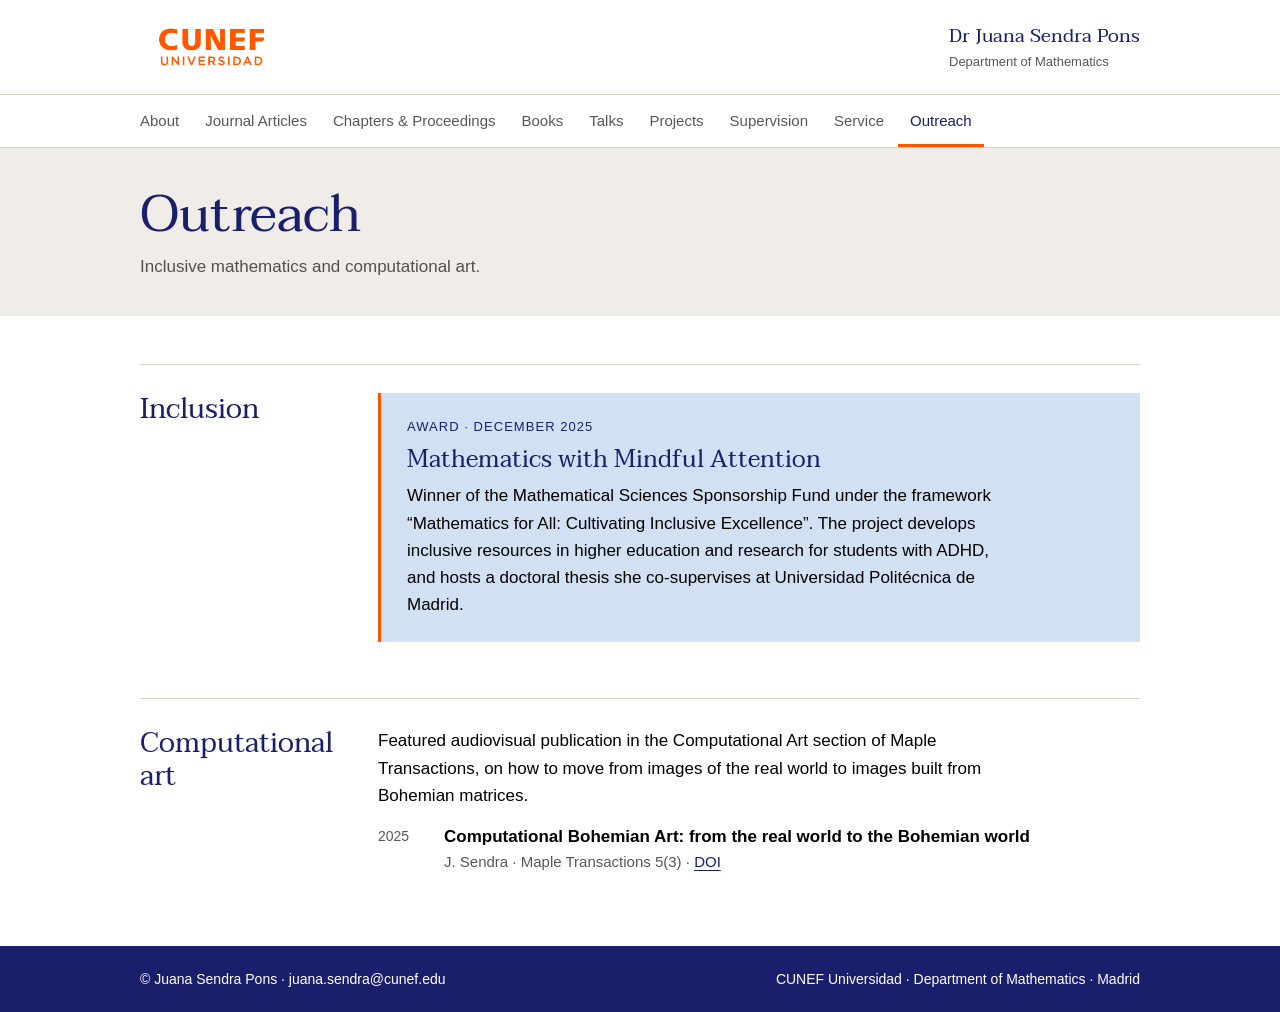
<file: outreach.html>
<!doctype html>
<html lang="en">
<head>
<meta charset="utf-8">
<meta name="viewport" content="width=device-width, initial-scale=1, viewport-fit=cover">
<title>Outreach · Juana Sendra Pons</title>
<meta name="description" content="Dr Juana Sendra Pons, Associate Professor (Profesora Titular) in the Department of Mathematics, CUNEF Universidad. Symbolic computation, algebraic curves and surfaces, Bohemian matrices and generalized inverses.">
<meta name="author" content="Juana Sendra Pons">
<link rel="canonical" href="https://jsendrap.github.io/outreach.html">
<meta property="og:type" content="profile">
<meta property="og:title" content="Outreach · Juana Sendra Pons">
<meta property="og:description" content="Dr Juana Sendra Pons, Associate Professor (Profesora Titular) in the Department of Mathematics, CUNEF Universidad. Symbolic computation, algebraic curves and surfaces, Bohemian matrices and generalized inverses.">
<meta property="og:url" content="https://jsendrap.github.io/outreach.html">
<meta property="og:image" content="https://jsendrap.github.io/photo.jpg">
<link rel="preconnect" href="https://fonts.googleapis.com">
<link rel="preconnect" href="https://fonts.gstatic.com" crossorigin>
<link rel="stylesheet" href="https://fonts.googleapis.com/css2?family=Taviraj:ital,wght@0,400;0,500;1,400&display=swap">
<link rel="stylesheet" href="style.css">
</head>
<body>
<a class="skip" href="#main">Skip to content</a>
<div class="brand gutter">
  <div class="inner">
    <img src="cunef-logo.png" alt="CUNEF Universidad">
    <a class="who" href="index.html">Dr Juana Sendra Pons<span>Department of Mathematics</span></a>
  </div>
</div>
<nav class="tabs gutter" aria-label="Sections"><div class="inner"><ul><li><a href="index.html" data-tab="about">About</a></li><li><a href="journal-articles.html" data-tab="journal-articles">Journal Articles</a></li><li><a href="chapters.html" data-tab="chapters">Chapters &amp; Proceedings</a></li><li><a href="books.html" data-tab="books">Books</a></li><li><a href="talks.html" data-tab="talks">Talks</a></li><li><a href="projects.html" data-tab="projects">Projects</a></li><li><a href="supervision.html" data-tab="supervision">Supervision</a></li><li><a href="service.html" data-tab="service">Service</a></li><li><a href="outreach.html" data-tab="outreach" aria-current="page">Outreach</a></li></ul></div></nav>
<div id="main">
<header class="pagehead gutter">
  <div class="inner">
    <h1>Outreach</h1>
    <p>Inclusive mathematics and computational art.</p>
  </div>
</header>
<main class="gutter">
  <div class="inner">
    <section>
      <h2>Inclusion</h2>
      <div class="content">
        <div class="feature">
          <p class="label">Award · December 2025</p>
          <h3>Mathematics with Mindful Attention</h3>
          <p>Winner of the Mathematical Sciences Sponsorship Fund under the framework “Mathematics for All: Cultivating Inclusive Excellence”. The project develops inclusive resources in higher education and research for students with ADHD, and hosts a doctoral thesis she co-supervises at Universidad Politécnica de Madrid.</p>
        </div>
      </div>
    </section>
    <section>
      <h2>Computational art</h2>
      <div class="content">
        <p>Featured audiovisual publication in the Computational Art section of Maple Transactions, on how to move from images of the real world to images built from Bohemian matrices.</p>
        <ol class="pubs">
          <li><span class="year">2025</span><div>
            <span class="t">Computational Bohemian Art: from the real world to the Bohemian world</span>
            <span class="m">J. Sendra · Maple Transactions 5(3) · <a href="https://doi.org/10.5206/mt.v5i3.22479" target="_blank" rel="noopener">DOI</a></span>
          </div></li>
        </ol>
      </div>
    </section>
  </div>
</main>
</div>
<footer class="gutter">
  <div class="inner">
    <span>© Juana Sendra Pons · juana.sendra@cunef.edu</span>
    <span>CUNEF Universidad · Department of Mathematics · Madrid</span>
  </div>
</footer>
<script src="site.js"></script>
</body>
</html>
</file>
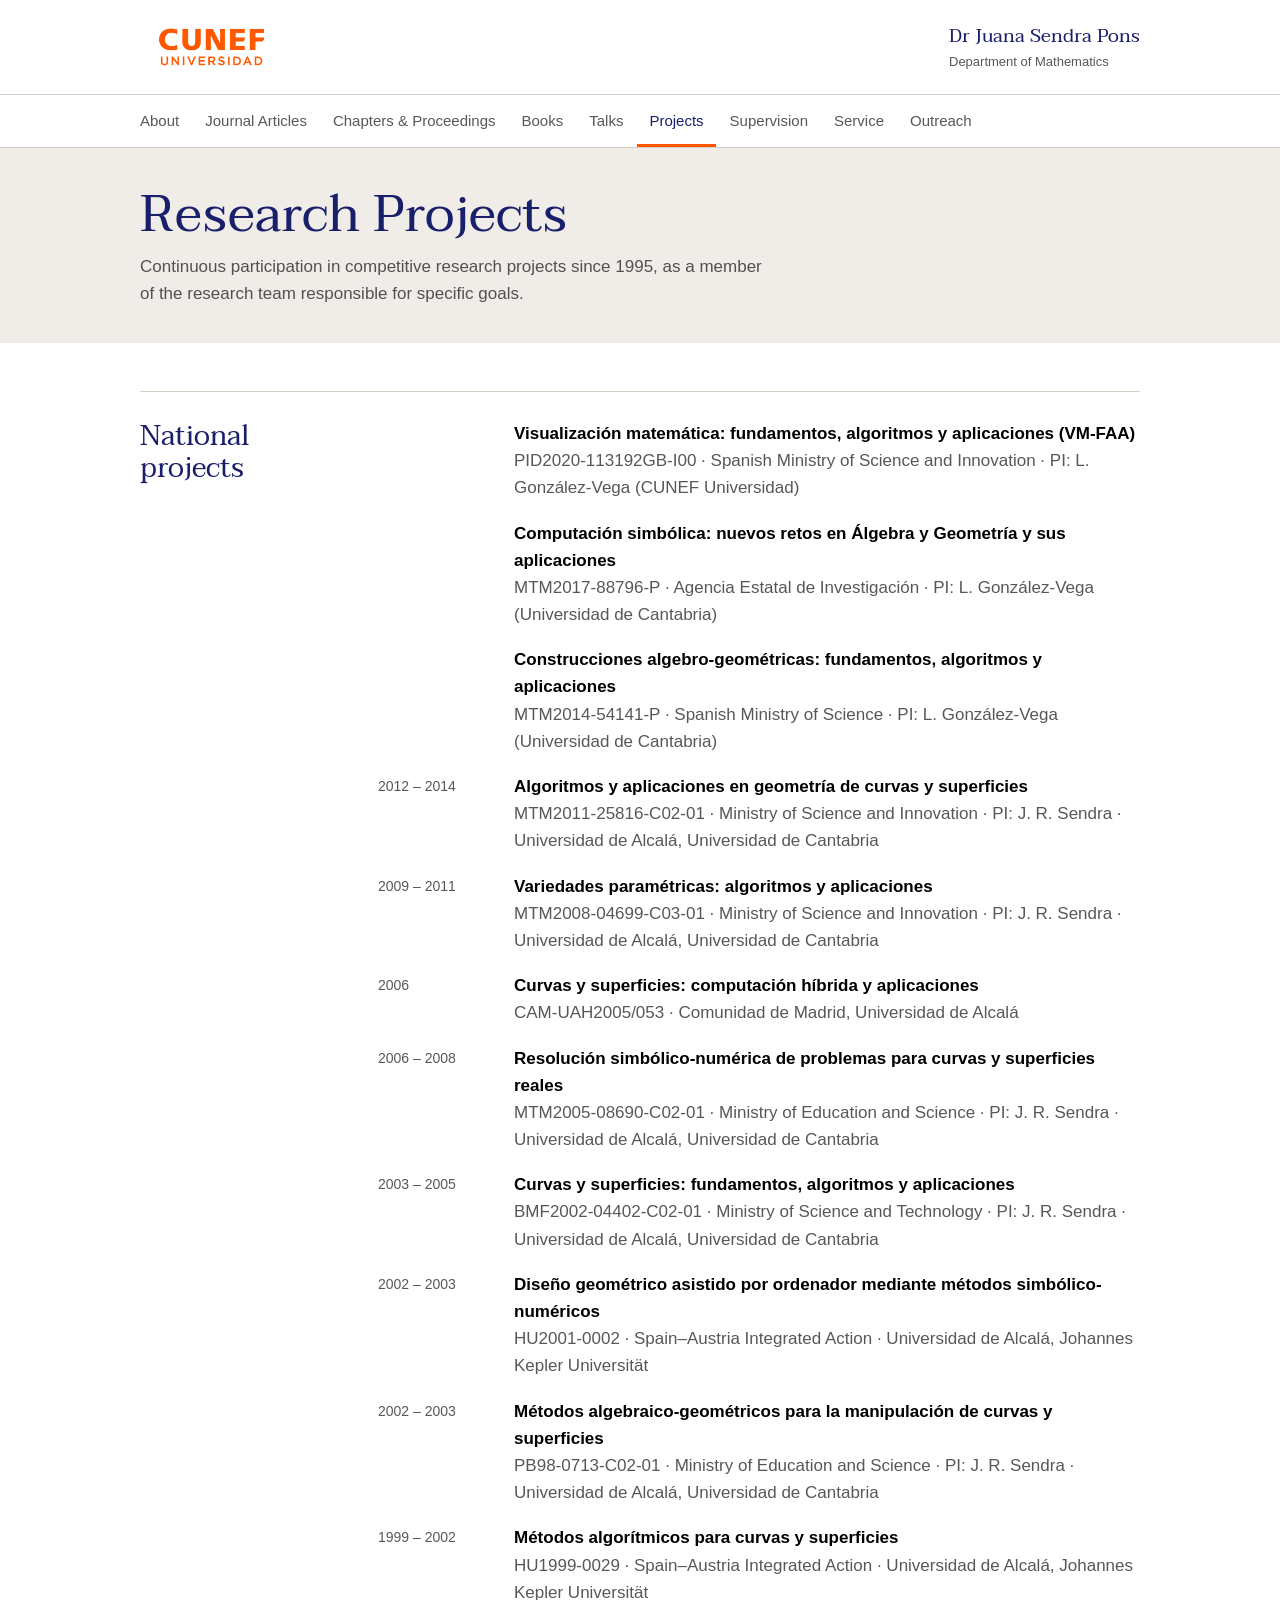
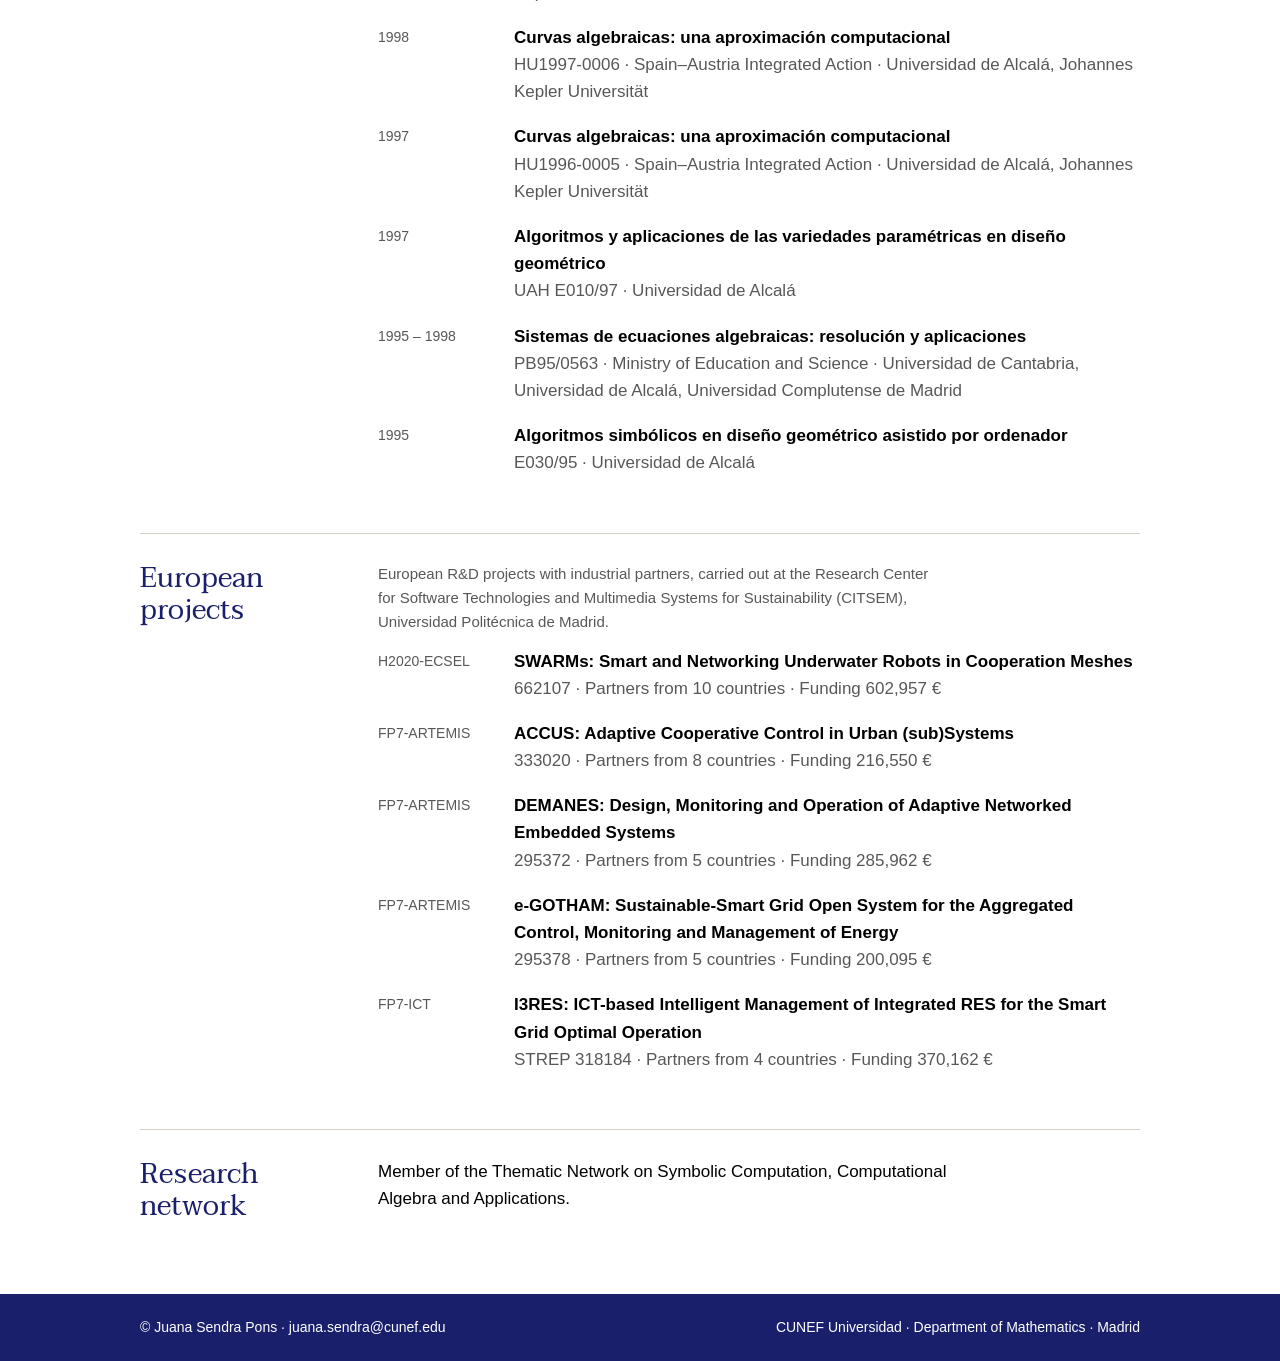
<file: projects.html>
<!doctype html>
<html lang="en">
<head>
<meta charset="utf-8">
<meta name="viewport" content="width=device-width, initial-scale=1, viewport-fit=cover">
<title>Projects · Juana Sendra Pons</title>
<meta name="description" content="Dr Juana Sendra Pons, Associate Professor (Profesora Titular) in the Department of Mathematics, CUNEF Universidad. Symbolic computation, algebraic curves and surfaces, Bohemian matrices and generalized inverses.">
<meta name="author" content="Juana Sendra Pons">
<link rel="canonical" href="https://jsendrap.github.io/projects.html">
<meta property="og:type" content="profile">
<meta property="og:title" content="Projects · Juana Sendra Pons">
<meta property="og:description" content="Dr Juana Sendra Pons, Associate Professor (Profesora Titular) in the Department of Mathematics, CUNEF Universidad. Symbolic computation, algebraic curves and surfaces, Bohemian matrices and generalized inverses.">
<meta property="og:url" content="https://jsendrap.github.io/projects.html">
<meta property="og:image" content="https://jsendrap.github.io/photo.jpg">
<link rel="preconnect" href="https://fonts.googleapis.com">
<link rel="preconnect" href="https://fonts.gstatic.com" crossorigin>
<link rel="stylesheet" href="https://fonts.googleapis.com/css2?family=Taviraj:ital,wght@0,400;0,500;1,400&display=swap">
<link rel="stylesheet" href="style.css">
</head>
<body>
<a class="skip" href="#main">Skip to content</a>
<div class="brand gutter">
  <div class="inner">
    <img src="cunef-logo.png" alt="CUNEF Universidad">
    <a class="who" href="index.html">Dr Juana Sendra Pons<span>Department of Mathematics</span></a>
  </div>
</div>
<nav class="tabs gutter" aria-label="Sections"><div class="inner"><ul><li><a href="index.html" data-tab="about">About</a></li><li><a href="journal-articles.html" data-tab="journal-articles">Journal Articles</a></li><li><a href="chapters.html" data-tab="chapters">Chapters &amp; Proceedings</a></li><li><a href="books.html" data-tab="books">Books</a></li><li><a href="talks.html" data-tab="talks">Talks</a></li><li><a href="projects.html" data-tab="projects" aria-current="page">Projects</a></li><li><a href="supervision.html" data-tab="supervision">Supervision</a></li><li><a href="service.html" data-tab="service">Service</a></li><li><a href="outreach.html" data-tab="outreach">Outreach</a></li></ul></div></nav>
<div id="main">
<header class="pagehead gutter">
  <div class="inner">
    <h1>Research Projects</h1>
    <p>Continuous participation in competitive research projects since 1995, as a member of the research team responsible for specific goals.</p>
  </div>
</header>
<main class="gutter">
  <div class="inner">
    <section>
      <h2>National projects</h2>
      <div class="content">
        <ol class="timeline">
          <li><span class="when"></span><div class="what"><strong>Visualización matemática: fundamentos, algoritmos y aplicaciones (VM-FAA)</strong><span>PID2020-113192GB-I00 · Spanish Ministry of Science and Innovation · PI: L. González-Vega (CUNEF Universidad)</span></div></li>
          <li><span class="when"></span><div class="what"><strong>Computación simbólica: nuevos retos en Álgebra y Geometría y sus aplicaciones</strong><span>MTM2017-88796-P · Agencia Estatal de Investigación · PI: L. González-Vega (Universidad de Cantabria)</span></div></li>
          <li><span class="when"></span><div class="what"><strong>Construcciones algebro-geométricas: fundamentos, algoritmos y aplicaciones</strong><span>MTM2014-54141-P · Spanish Ministry of Science · PI: L. González-Vega (Universidad de Cantabria)</span></div></li>
          <li><span class="when">2012 – 2014</span><div class="what"><strong>Algoritmos y aplicaciones en geometría de curvas y superficies</strong><span>MTM2011-25816-C02-01 · Ministry of Science and Innovation · PI: J. R. Sendra · Universidad de Alcalá, Universidad de Cantabria</span></div></li>
          <li><span class="when">2009 – 2011</span><div class="what"><strong>Variedades paramétricas: algoritmos y aplicaciones</strong><span>MTM2008-04699-C03-01 · Ministry of Science and Innovation · PI: J. R. Sendra · Universidad de Alcalá, Universidad de Cantabria</span></div></li>
          <li><span class="when">2006</span><div class="what"><strong>Curvas y superficies: computación híbrida y aplicaciones</strong><span>CAM-UAH2005/053 · Comunidad de Madrid, Universidad de Alcalá</span></div></li>
          <li><span class="when">2006 – 2008</span><div class="what"><strong>Resolución simbólico-numérica de problemas para curvas y superficies reales</strong><span>MTM2005-08690-C02-01 · Ministry of Education and Science · PI: J. R. Sendra · Universidad de Alcalá, Universidad de Cantabria</span></div></li>
          <li><span class="when">2003 – 2005</span><div class="what"><strong>Curvas y superficies: fundamentos, algoritmos y aplicaciones</strong><span>BMF2002-04402-C02-01 · Ministry of Science and Technology · PI: J. R. Sendra · Universidad de Alcalá, Universidad de Cantabria</span></div></li>
          <li><span class="when">2002 – 2003</span><div class="what"><strong>Diseño geométrico asistido por ordenador mediante métodos simbólico-numéricos</strong><span>HU2001-0002 · Spain–Austria Integrated Action · Universidad de Alcalá, Johannes Kepler Universität</span></div></li>
          <li><span class="when">2002 – 2003</span><div class="what"><strong>Métodos algebraico-geométricos para la manipulación de curvas y superficies</strong><span>PB98-0713-C02-01 · Ministry of Education and Science · PI: J. R. Sendra · Universidad de Alcalá, Universidad de Cantabria</span></div></li>
          <li><span class="when">1999 – 2002</span><div class="what"><strong>Métodos algorítmicos para curvas y superficies</strong><span>HU1999-0029 · Spain–Austria Integrated Action · Universidad de Alcalá, Johannes Kepler Universität</span></div></li>
          <li><span class="when">1998</span><div class="what"><strong>Curvas algebraicas: una aproximación computacional</strong><span>HU1997-0006 · Spain–Austria Integrated Action · Universidad de Alcalá, Johannes Kepler Universität</span></div></li>
          <li><span class="when">1997</span><div class="what"><strong>Curvas algebraicas: una aproximación computacional</strong><span>HU1996-0005 · Spain–Austria Integrated Action · Universidad de Alcalá, Johannes Kepler Universität</span></div></li>
          <li><span class="when">1997</span><div class="what"><strong>Algoritmos y aplicaciones de las variedades paramétricas en diseño geométrico</strong><span>UAH E010/97 · Universidad de Alcalá</span></div></li>
          <li><span class="when">1995 – 1998</span><div class="what"><strong>Sistemas de ecuaciones algebraicas: resolución y aplicaciones</strong><span>PB95/0563 · Ministry of Education and Science · Universidad de Cantabria, Universidad de Alcalá, Universidad Complutense de Madrid</span></div></li>
          <li><span class="when">1995</span><div class="what"><strong>Algoritmos simbólicos en diseño geométrico asistido por ordenador</strong><span>E030/95 · Universidad de Alcalá</span></div></li>
        </ol>
      </div>
    </section>
    <section>
      <h2>European projects</h2>
      <div class="content">
        <p class="note">European R&amp;D projects with industrial partners, carried out at the Research Center for Software Technologies and Multimedia Systems for Sustainability (CITSEM), Universidad Politécnica de Madrid.</p>
        <ol class="timeline">
          <li><span class="when">H2020-ECSEL</span><div class="what"><strong>SWARMs: Smart and Networking Underwater Robots in Cooperation Meshes</strong><span>662107 · Partners from 10 countries · Funding 602,957 €</span></div></li>
          <li><span class="when">FP7-ARTEMIS</span><div class="what"><strong>ACCUS: Adaptive Cooperative Control in Urban (sub)Systems</strong><span>333020 · Partners from 8 countries · Funding 216,550 €</span></div></li>
          <li><span class="when">FP7-ARTEMIS</span><div class="what"><strong>DEMANES: Design, Monitoring and Operation of Adaptive Networked Embedded Systems</strong><span>295372 · Partners from 5 countries · Funding 285,962 €</span></div></li>
          <li><span class="when">FP7-ARTEMIS</span><div class="what"><strong>e-GOTHAM: Sustainable-Smart Grid Open System for the Aggregated Control, Monitoring and Management of Energy</strong><span>295378 · Partners from 5 countries · Funding 200,095 €</span></div></li>
          <li><span class="when">FP7-ICT</span><div class="what"><strong>I3RES: ICT-based Intelligent Management of Integrated RES for the Smart Grid Optimal Operation</strong><span>STREP 318184 · Partners from 4 countries · Funding 370,162 €</span></div></li>
        </ol>
      </div>
    </section>
    <section>
      <h2>Research network</h2>
      <div class="content">
        <p>Member of the Thematic Network on Symbolic Computation, Computational Algebra and Applications.</p>
      </div>
    </section>
  </div>
</main>
</div>
<footer class="gutter">
  <div class="inner">
    <span>© Juana Sendra Pons · juana.sendra@cunef.edu</span>
    <span>CUNEF Universidad · Department of Mathematics · Madrid</span>
  </div>
</footer>
<script src="site.js"></script>
</body>
</html>
</file>
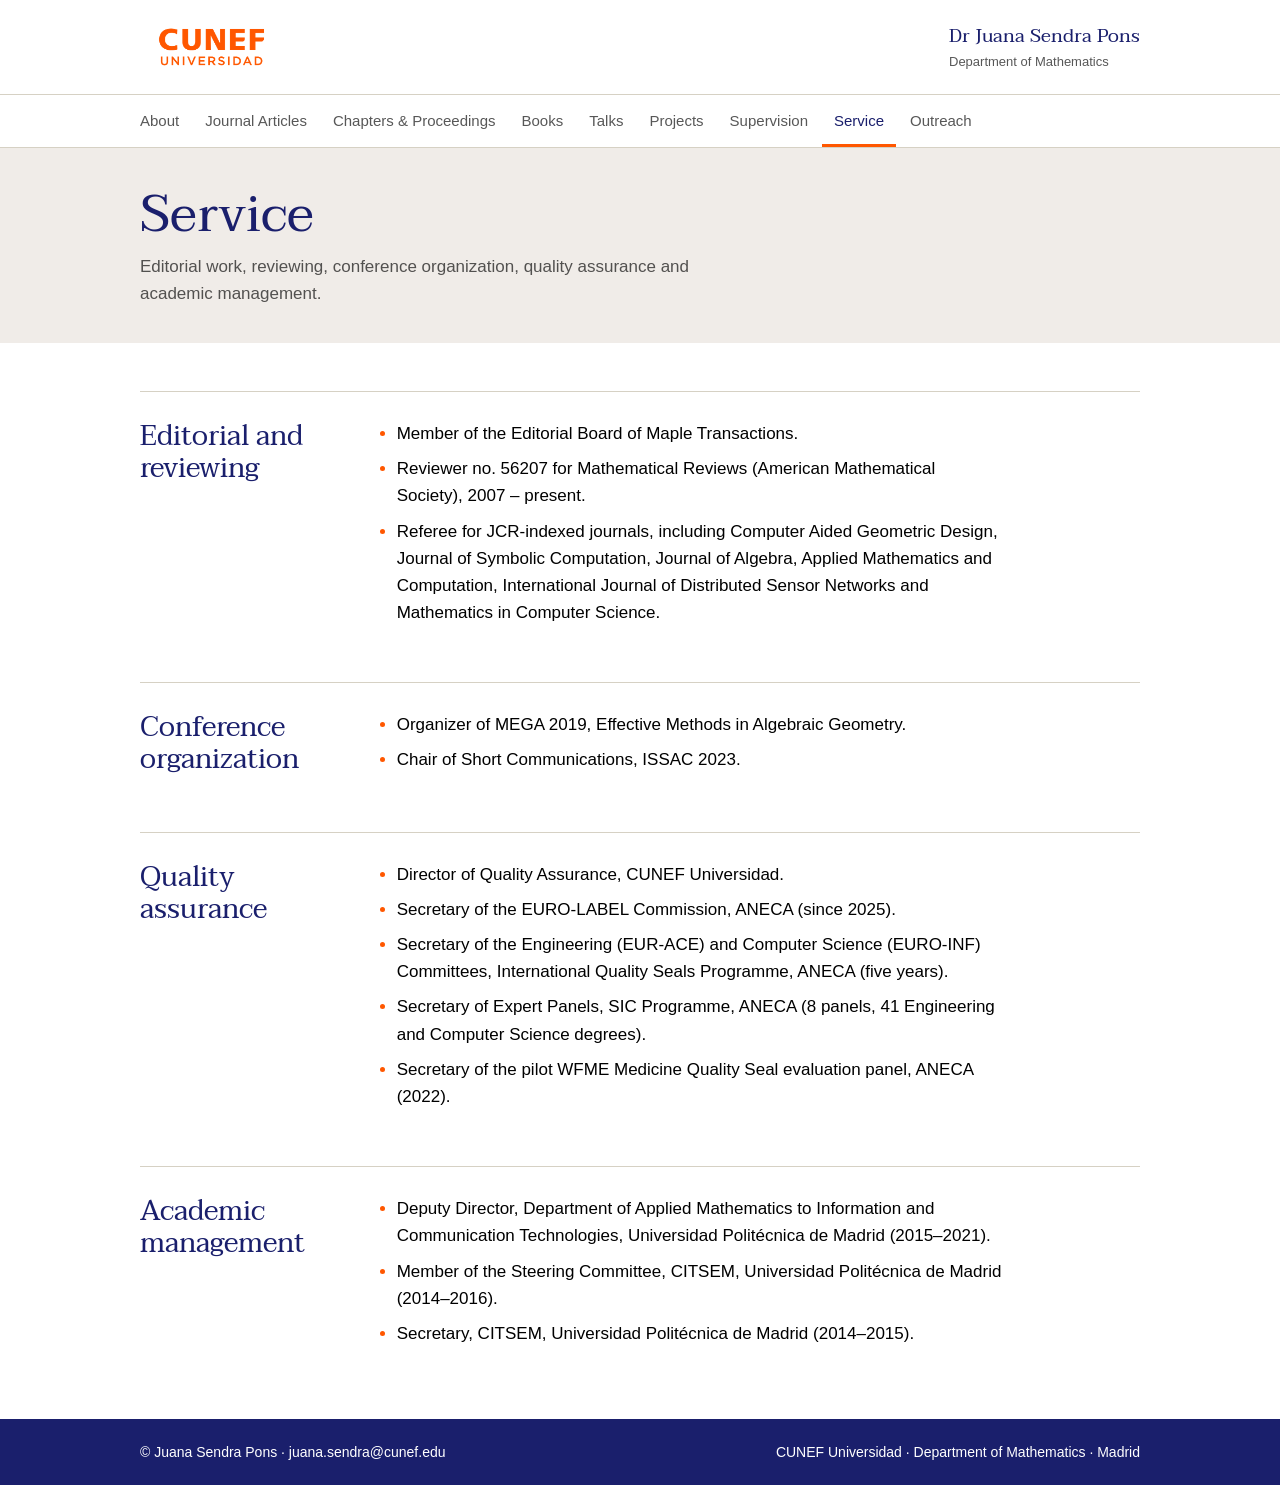
<file: service.html>
<!doctype html>
<html lang="en">
<head>
<meta charset="utf-8">
<meta name="viewport" content="width=device-width, initial-scale=1, viewport-fit=cover">
<title>Service · Juana Sendra Pons</title>
<meta name="description" content="Dr Juana Sendra Pons, Associate Professor (Profesora Titular) in the Department of Mathematics, CUNEF Universidad. Symbolic computation, algebraic curves and surfaces, Bohemian matrices and generalized inverses.">
<meta name="author" content="Juana Sendra Pons">
<link rel="canonical" href="https://jsendrap.github.io/service.html">
<meta property="og:type" content="profile">
<meta property="og:title" content="Service · Juana Sendra Pons">
<meta property="og:description" content="Dr Juana Sendra Pons, Associate Professor (Profesora Titular) in the Department of Mathematics, CUNEF Universidad. Symbolic computation, algebraic curves and surfaces, Bohemian matrices and generalized inverses.">
<meta property="og:url" content="https://jsendrap.github.io/service.html">
<meta property="og:image" content="https://jsendrap.github.io/photo.jpg">
<link rel="preconnect" href="https://fonts.googleapis.com">
<link rel="preconnect" href="https://fonts.gstatic.com" crossorigin>
<link rel="stylesheet" href="https://fonts.googleapis.com/css2?family=Taviraj:ital,wght@0,400;0,500;1,400&display=swap">
<link rel="stylesheet" href="style.css">
</head>
<body>
<a class="skip" href="#main">Skip to content</a>
<div class="brand gutter">
  <div class="inner">
    <img src="cunef-logo.png" alt="CUNEF Universidad">
    <a class="who" href="index.html">Dr Juana Sendra Pons<span>Department of Mathematics</span></a>
  </div>
</div>
<nav class="tabs gutter" aria-label="Sections"><div class="inner"><ul><li><a href="index.html" data-tab="about">About</a></li><li><a href="journal-articles.html" data-tab="journal-articles">Journal Articles</a></li><li><a href="chapters.html" data-tab="chapters">Chapters &amp; Proceedings</a></li><li><a href="books.html" data-tab="books">Books</a></li><li><a href="talks.html" data-tab="talks">Talks</a></li><li><a href="projects.html" data-tab="projects">Projects</a></li><li><a href="supervision.html" data-tab="supervision">Supervision</a></li><li><a href="service.html" data-tab="service" aria-current="page">Service</a></li><li><a href="outreach.html" data-tab="outreach">Outreach</a></li></ul></div></nav>
<div id="main">
<header class="pagehead gutter">
  <div class="inner">
    <h1>Service</h1>
    <p>Editorial work, reviewing, conference organization, quality assurance and academic management.</p>
  </div>
</header>
<main class="gutter">
  <div class="inner">
    <section>
      <h2>Editorial and reviewing</h2>
      <div class="content">
        <ul class="plain">
          <li>Member of the Editorial Board of Maple Transactions.</li>
          <li>Reviewer no. 56207 for Mathematical Reviews (American Mathematical Society), 2007 – present.</li>
          <li>Referee for JCR-indexed journals, including Computer Aided Geometric Design, Journal of Symbolic Computation, Journal of Algebra, Applied Mathematics and Computation, International Journal of Distributed Sensor Networks and Mathematics in Computer Science.</li>
        </ul>
      </div>
    </section>
    <section>
      <h2>Conference organization</h2>
      <div class="content">
        <ul class="plain">
          <li>Organizer of MEGA 2019, Effective Methods in Algebraic Geometry.</li>
          <li>Chair of Short Communications, ISSAC 2023.</li>
        </ul>
      </div>
    </section>
    <section>
      <h2>Quality assurance</h2>
      <div class="content">
        <ul class="plain">
          <li>Director of Quality Assurance, CUNEF Universidad.</li>
          <li>Secretary of the EURO-LABEL Commission, ANECA (since 2025).</li>
          <li>Secretary of the Engineering (EUR-ACE) and Computer Science (EURO-INF) Committees, International Quality Seals Programme, ANECA (five years).</li>
          <li>Secretary of Expert Panels, SIC Programme, ANECA (8 panels, 41 Engineering and Computer Science degrees).</li>
          <li>Secretary of the pilot WFME Medicine Quality Seal evaluation panel, ANECA (2022).</li>
        </ul>
      </div>
    </section>
    <section>
      <h2>Academic management</h2>
      <div class="content">
        <ul class="plain">
          <li>Deputy Director, Department of Applied Mathematics to Information and Communication Technologies, Universidad Politécnica de Madrid (2015–2021).</li>
          <li>Member of the Steering Committee, CITSEM, Universidad Politécnica de Madrid (2014–2016).</li>
          <li>Secretary, CITSEM, Universidad Politécnica de Madrid (2014–2015).</li>
        </ul>
      </div>
    </section>
  </div>
</main>
</div>
<footer class="gutter">
  <div class="inner">
    <span>© Juana Sendra Pons · juana.sendra@cunef.edu</span>
    <span>CUNEF Universidad · Department of Mathematics · Madrid</span>
  </div>
</footer>
<script src="site.js"></script>
</body>
</html>
</file>
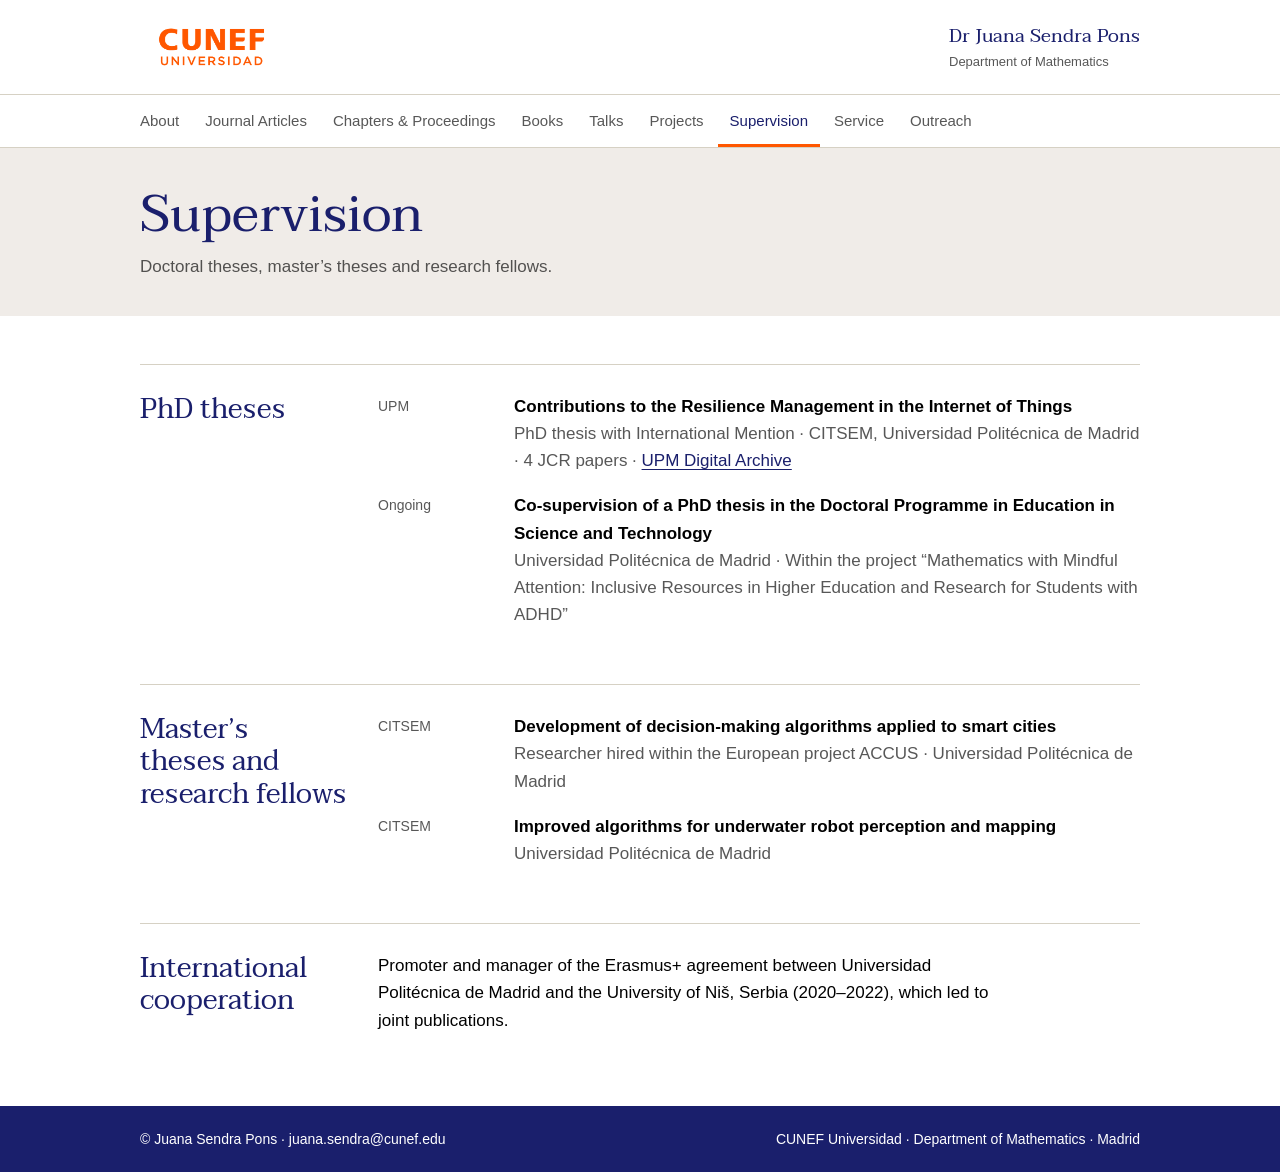
<file: supervision.html>
<!doctype html>
<html lang="en">
<head>
<meta charset="utf-8">
<meta name="viewport" content="width=device-width, initial-scale=1, viewport-fit=cover">
<title>Supervision · Juana Sendra Pons</title>
<meta name="description" content="Dr Juana Sendra Pons, Associate Professor (Profesora Titular) in the Department of Mathematics, CUNEF Universidad. Symbolic computation, algebraic curves and surfaces, Bohemian matrices and generalized inverses.">
<meta name="author" content="Juana Sendra Pons">
<link rel="canonical" href="https://jsendrap.github.io/supervision.html">
<meta property="og:type" content="profile">
<meta property="og:title" content="Supervision · Juana Sendra Pons">
<meta property="og:description" content="Dr Juana Sendra Pons, Associate Professor (Profesora Titular) in the Department of Mathematics, CUNEF Universidad. Symbolic computation, algebraic curves and surfaces, Bohemian matrices and generalized inverses.">
<meta property="og:url" content="https://jsendrap.github.io/supervision.html">
<meta property="og:image" content="https://jsendrap.github.io/photo.jpg">
<link rel="preconnect" href="https://fonts.googleapis.com">
<link rel="preconnect" href="https://fonts.gstatic.com" crossorigin>
<link rel="stylesheet" href="https://fonts.googleapis.com/css2?family=Taviraj:ital,wght@0,400;0,500;1,400&display=swap">
<link rel="stylesheet" href="style.css">
</head>
<body>
<a class="skip" href="#main">Skip to content</a>
<div class="brand gutter">
  <div class="inner">
    <img src="cunef-logo.png" alt="CUNEF Universidad">
    <a class="who" href="index.html">Dr Juana Sendra Pons<span>Department of Mathematics</span></a>
  </div>
</div>
<nav class="tabs gutter" aria-label="Sections"><div class="inner"><ul><li><a href="index.html" data-tab="about">About</a></li><li><a href="journal-articles.html" data-tab="journal-articles">Journal Articles</a></li><li><a href="chapters.html" data-tab="chapters">Chapters &amp; Proceedings</a></li><li><a href="books.html" data-tab="books">Books</a></li><li><a href="talks.html" data-tab="talks">Talks</a></li><li><a href="projects.html" data-tab="projects">Projects</a></li><li><a href="supervision.html" data-tab="supervision" aria-current="page">Supervision</a></li><li><a href="service.html" data-tab="service">Service</a></li><li><a href="outreach.html" data-tab="outreach">Outreach</a></li></ul></div></nav>
<div id="main">
<header class="pagehead gutter">
  <div class="inner">
    <h1>Supervision</h1>
    <p>Doctoral theses, master’s theses and research fellows.</p>
  </div>
</header>
<main class="gutter">
  <div class="inner">
    <section>
      <h2>PhD theses</h2>
      <div class="content">
        <ol class="timeline">
          <li><span class="when">UPM</span><div class="what"><strong>Contributions to the Resilience Management in the Internet of Things</strong><span>PhD thesis with International Mention · CITSEM, Universidad Politécnica de Madrid · 4 JCR papers · <a href="http://oa.upm.es/37209/" target="_blank" rel="noopener">UPM Digital Archive</a></span></div></li>
          <li><span class="when">Ongoing</span><div class="what"><strong>Co-supervision of a PhD thesis in the Doctoral Programme in Education in Science and Technology</strong><span>Universidad Politécnica de Madrid · Within the project “Mathematics with Mindful Attention: Inclusive Resources in Higher Education and Research for Students with ADHD”</span></div></li>
        </ol>
      </div>
    </section>
    <section>
      <h2>Master’s theses and research fellows</h2>
      <div class="content">
        <ol class="timeline">
          <li><span class="when">CITSEM</span><div class="what"><strong>Development of decision-making algorithms applied to smart cities</strong><span>Researcher hired within the European project ACCUS · Universidad Politécnica de Madrid</span></div></li>
          <li><span class="when">CITSEM</span><div class="what"><strong>Improved algorithms for underwater robot perception and mapping</strong><span>Universidad Politécnica de Madrid</span></div></li>
        </ol>
      </div>
    </section>
    <section>
      <h2>International cooperation</h2>
      <div class="content">
        <p>Promoter and manager of the Erasmus+ agreement between Universidad Politécnica de Madrid and the University of Niš, Serbia (2020–2022), which led to joint publications.</p>
      </div>
    </section>
  </div>
</main>
</div>
<footer class="gutter">
  <div class="inner">
    <span>© Juana Sendra Pons · juana.sendra@cunef.edu</span>
    <span>CUNEF Universidad · Department of Mathematics · Madrid</span>
  </div>
</footer>
<script src="site.js"></script>
</body>
</html>
</file>
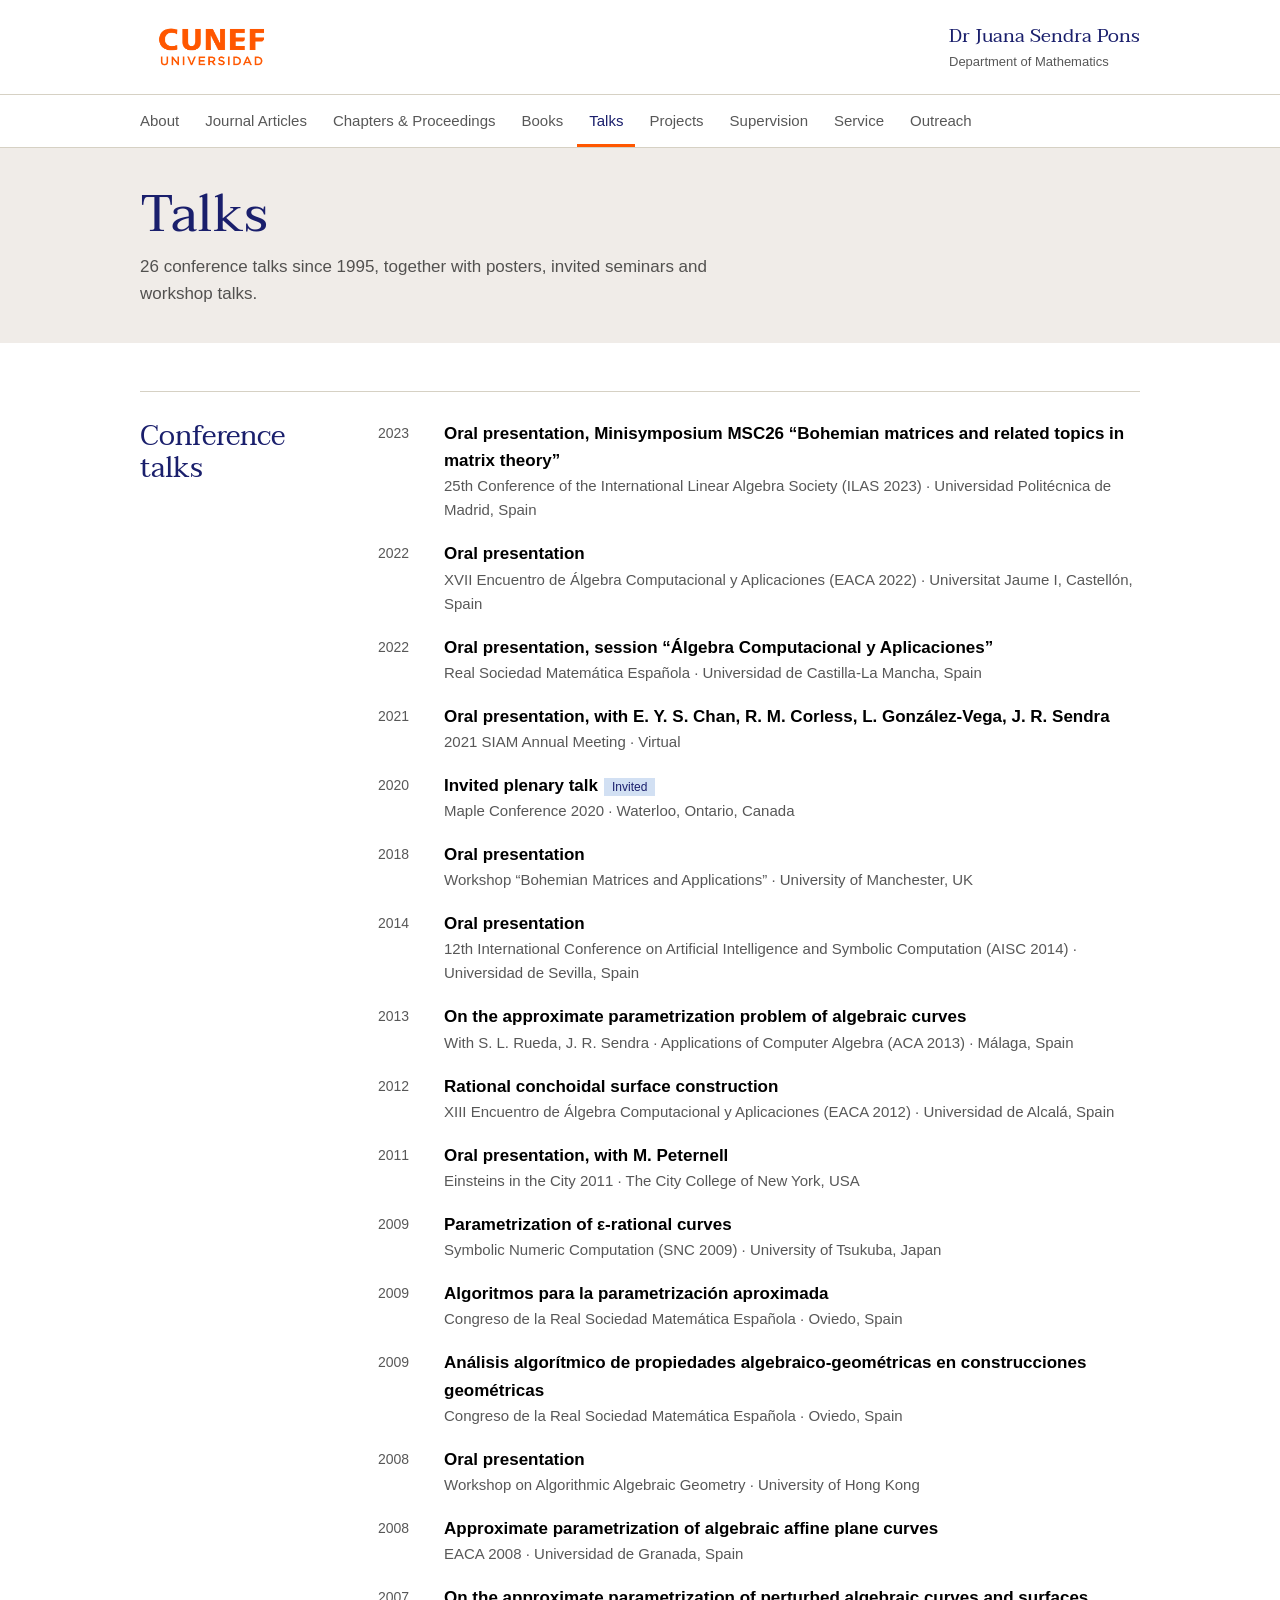
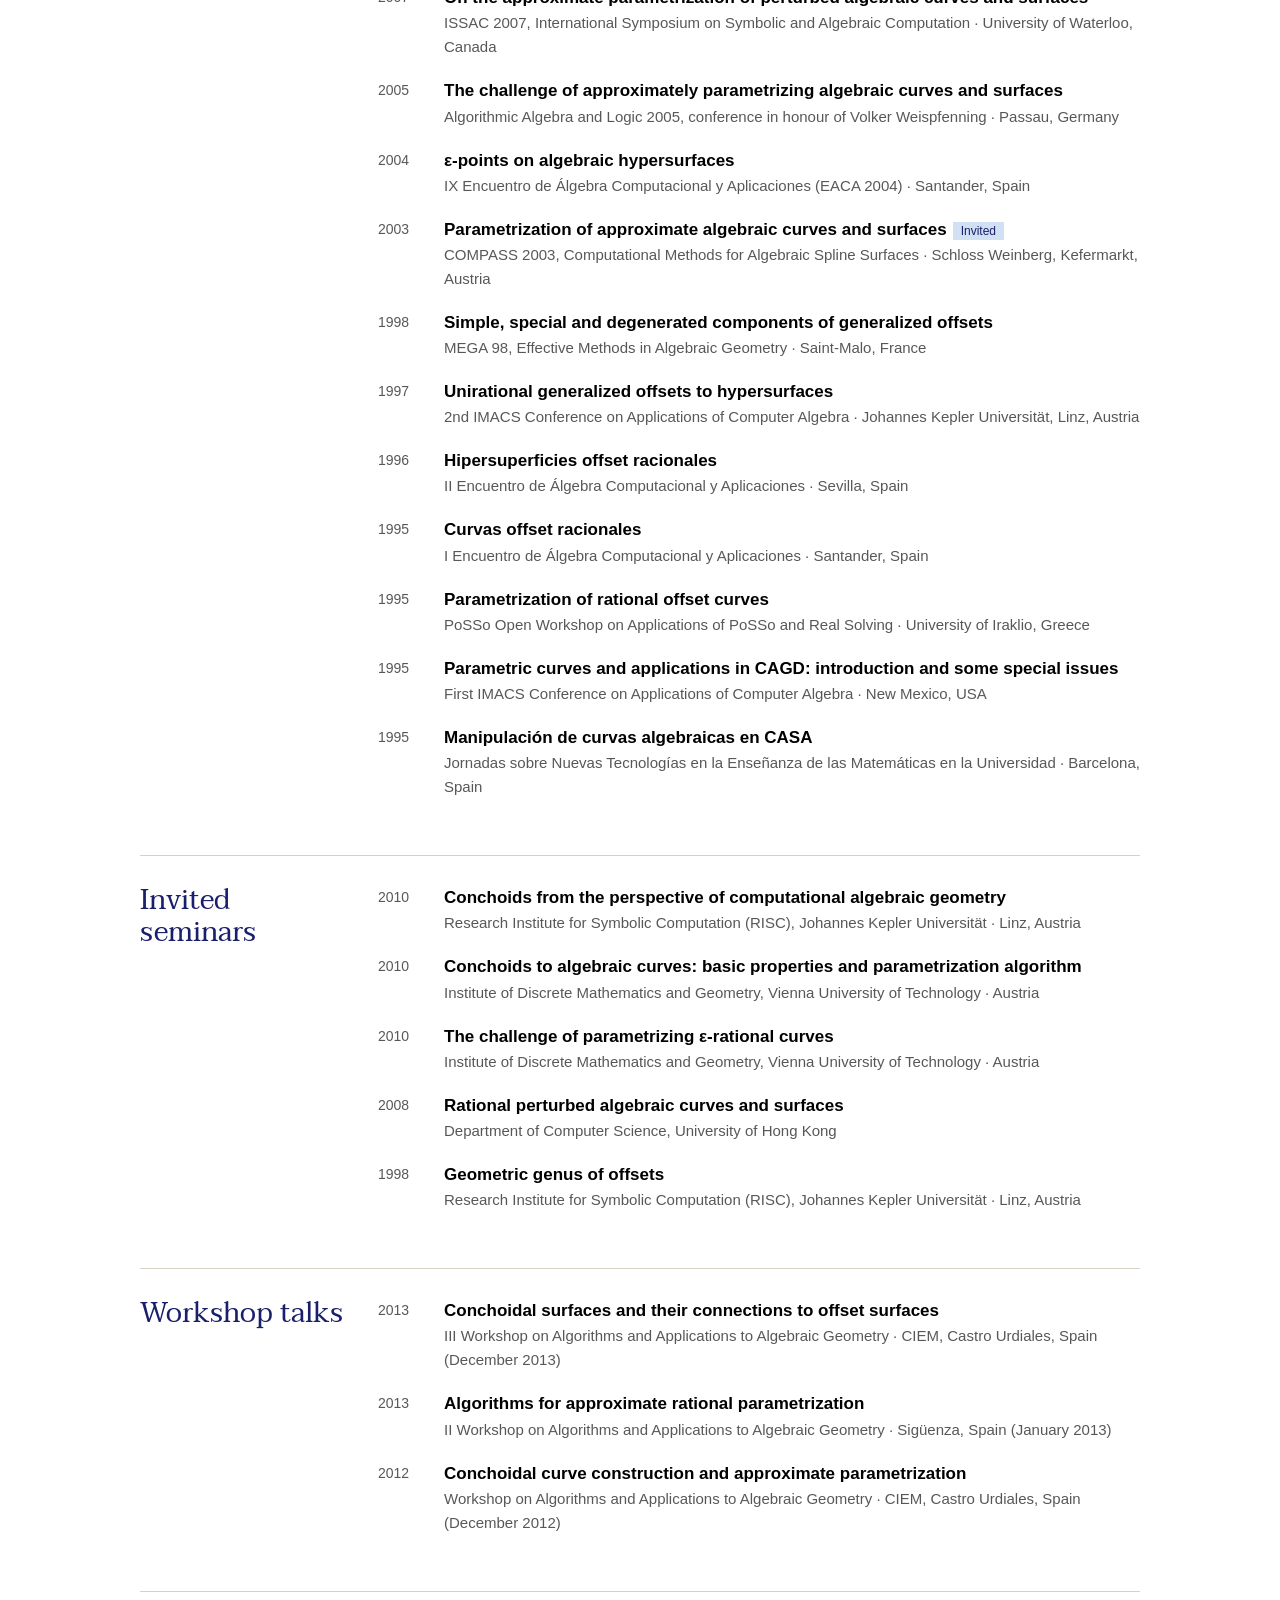
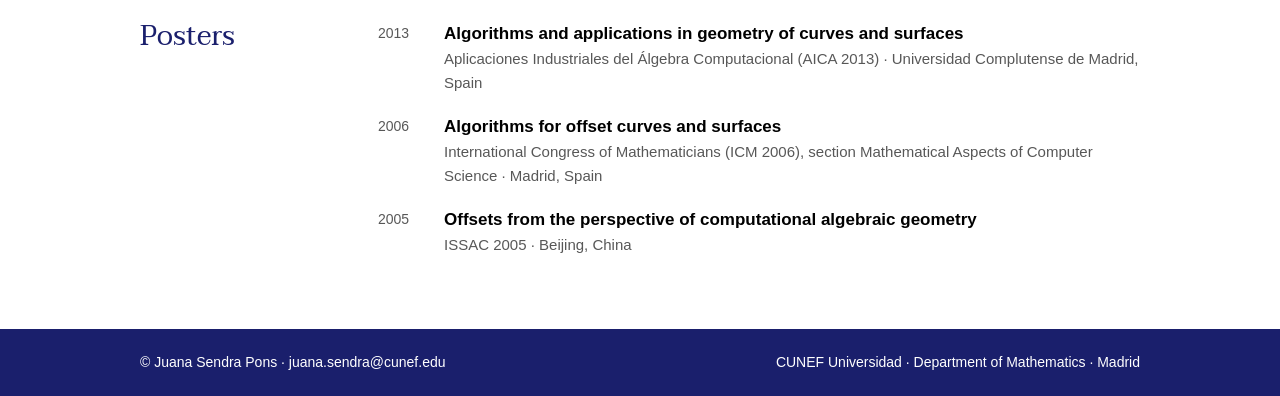
<file: talks.html>
<!doctype html>
<html lang="en">
<head>
<meta charset="utf-8">
<meta name="viewport" content="width=device-width, initial-scale=1, viewport-fit=cover">
<title>Talks · Juana Sendra Pons</title>
<meta name="description" content="Dr Juana Sendra Pons, Associate Professor (Profesora Titular) in the Department of Mathematics, CUNEF Universidad. Symbolic computation, algebraic curves and surfaces, Bohemian matrices and generalized inverses.">
<meta name="author" content="Juana Sendra Pons">
<link rel="canonical" href="https://jsendrap.github.io/talks.html">
<meta property="og:type" content="profile">
<meta property="og:title" content="Talks · Juana Sendra Pons">
<meta property="og:description" content="Dr Juana Sendra Pons, Associate Professor (Profesora Titular) in the Department of Mathematics, CUNEF Universidad. Symbolic computation, algebraic curves and surfaces, Bohemian matrices and generalized inverses.">
<meta property="og:url" content="https://jsendrap.github.io/talks.html">
<meta property="og:image" content="https://jsendrap.github.io/photo.jpg">
<link rel="preconnect" href="https://fonts.googleapis.com">
<link rel="preconnect" href="https://fonts.gstatic.com" crossorigin>
<link rel="stylesheet" href="https://fonts.googleapis.com/css2?family=Taviraj:ital,wght@0,400;0,500;1,400&display=swap">
<link rel="stylesheet" href="style.css">
</head>
<body>
<a class="skip" href="#main">Skip to content</a>
<div class="brand gutter">
  <div class="inner">
    <img src="cunef-logo.png" alt="CUNEF Universidad">
    <a class="who" href="index.html">Dr Juana Sendra Pons<span>Department of Mathematics</span></a>
  </div>
</div>
<nav class="tabs gutter" aria-label="Sections"><div class="inner"><ul><li><a href="index.html" data-tab="about">About</a></li><li><a href="journal-articles.html" data-tab="journal-articles">Journal Articles</a></li><li><a href="chapters.html" data-tab="chapters">Chapters &amp; Proceedings</a></li><li><a href="books.html" data-tab="books">Books</a></li><li><a href="talks.html" data-tab="talks" aria-current="page">Talks</a></li><li><a href="projects.html" data-tab="projects">Projects</a></li><li><a href="supervision.html" data-tab="supervision">Supervision</a></li><li><a href="service.html" data-tab="service">Service</a></li><li><a href="outreach.html" data-tab="outreach">Outreach</a></li></ul></div></nav>
<div id="main">
<header class="pagehead gutter">
  <div class="inner">
    <h1>Talks</h1>
    <p>26 conference talks since 1995, together with posters, invited seminars and workshop talks.</p>
  </div>
</header>
<main class="gutter">
  <div class="inner">
    <section>
      <h2>Conference talks</h2>
      <div class="content">
        <ol class="pubs">
          <li><span class="year">2023</span><div>
            <span class="t">Oral presentation, Minisymposium MSC26 “Bohemian matrices and related topics in matrix theory”</span>
            <span class="m">25th Conference of the International Linear Algebra Society (ILAS 2023) · Universidad Politécnica de Madrid, Spain</span>
          </div></li>
          <li><span class="year">2022</span><div>
            <span class="t">Oral presentation</span>
            <span class="m">XVII Encuentro de Álgebra Computacional y Aplicaciones (EACA 2022) · Universitat Jaume I, Castellón, Spain</span>
          </div></li>
          <li><span class="year">2022</span><div>
            <span class="t">Oral presentation, session “Álgebra Computacional y Aplicaciones”</span>
            <span class="m">Real Sociedad Matemática Española · Universidad de Castilla-La Mancha, Spain</span>
          </div></li>
          <li><span class="year">2021</span><div>
            <span class="t">Oral presentation, with E. Y. S. Chan, R. M. Corless, L. González-Vega, J. R. Sendra</span>
            <span class="m">2021 SIAM Annual Meeting · Virtual</span>
          </div></li>
          <li><span class="year">2020</span><div>
            <span class="t">Invited plenary talk<span class="tag">Invited</span></span>
            <span class="m">Maple Conference 2020 · Waterloo, Ontario, Canada</span>
          </div></li>
          <li><span class="year">2018</span><div>
            <span class="t">Oral presentation</span>
            <span class="m">Workshop “Bohemian Matrices and Applications” · University of Manchester, UK</span>
          </div></li>
          <li><span class="year">2014</span><div>
            <span class="t">Oral presentation</span>
            <span class="m">12th International Conference on Artificial Intelligence and Symbolic Computation (AISC 2014) · Universidad de Sevilla, Spain</span>
          </div></li>
          <li><span class="year">2013</span><div>
            <span class="t">On the approximate parametrization problem of algebraic curves</span>
            <span class="m">With S. L. Rueda, J. R. Sendra · Applications of Computer Algebra (ACA 2013) · Málaga, Spain</span>
          </div></li>
          <li><span class="year">2012</span><div>
            <span class="t">Rational conchoidal surface construction</span>
            <span class="m">XIII Encuentro de Álgebra Computacional y Aplicaciones (EACA 2012) · Universidad de Alcalá, Spain</span>
          </div></li>
          <li><span class="year">2011</span><div>
            <span class="t">Oral presentation, with M. Peternell</span>
            <span class="m">Einsteins in the City 2011 · The City College of New York, USA</span>
          </div></li>
          <li><span class="year">2009</span><div>
            <span class="t">Parametrization of ε-rational curves</span>
            <span class="m">Symbolic Numeric Computation (SNC 2009) · University of Tsukuba, Japan</span>
          </div></li>
          <li><span class="year">2009</span><div>
            <span class="t">Algoritmos para la parametrización aproximada</span>
            <span class="m">Congreso de la Real Sociedad Matemática Española · Oviedo, Spain</span>
          </div></li>
          <li><span class="year">2009</span><div>
            <span class="t">Análisis algorítmico de propiedades algebraico-geométricas en construcciones geométricas</span>
            <span class="m">Congreso de la Real Sociedad Matemática Española · Oviedo, Spain</span>
          </div></li>
          <li><span class="year">2008</span><div>
            <span class="t">Oral presentation</span>
            <span class="m">Workshop on Algorithmic Algebraic Geometry · University of Hong Kong</span>
          </div></li>
          <li><span class="year">2008</span><div>
            <span class="t">Approximate parametrization of algebraic affine plane curves</span>
            <span class="m">EACA 2008 · Universidad de Granada, Spain</span>
          </div></li>
          <li><span class="year">2007</span><div>
            <span class="t">On the approximate parametrization of perturbed algebraic curves and surfaces</span>
            <span class="m">ISSAC 2007, International Symposium on Symbolic and Algebraic Computation · University of Waterloo, Canada</span>
          </div></li>
          <li><span class="year">2005</span><div>
            <span class="t">The challenge of approximately parametrizing algebraic curves and surfaces</span>
            <span class="m">Algorithmic Algebra and Logic 2005, conference in honour of Volker Weispfenning · Passau, Germany</span>
          </div></li>
          <li><span class="year">2004</span><div>
            <span class="t">ε-points on algebraic hypersurfaces</span>
            <span class="m">IX Encuentro de Álgebra Computacional y Aplicaciones (EACA 2004) · Santander, Spain</span>
          </div></li>
          <li><span class="year">2003</span><div>
            <span class="t">Parametrization of approximate algebraic curves and surfaces<span class="tag">Invited</span></span>
            <span class="m">COMPASS 2003, Computational Methods for Algebraic Spline Surfaces · Schloss Weinberg, Kefermarkt, Austria</span>
          </div></li>
          <li><span class="year">1998</span><div>
            <span class="t">Simple, special and degenerated components of generalized offsets</span>
            <span class="m">MEGA 98, Effective Methods in Algebraic Geometry · Saint-Malo, France</span>
          </div></li>
          <li><span class="year">1997</span><div>
            <span class="t">Unirational generalized offsets to hypersurfaces</span>
            <span class="m">2nd IMACS Conference on Applications of Computer Algebra · Johannes Kepler Universität, Linz, Austria</span>
          </div></li>
          <li><span class="year">1996</span><div>
            <span class="t">Hipersuperficies offset racionales</span>
            <span class="m">II Encuentro de Álgebra Computacional y Aplicaciones · Sevilla, Spain</span>
          </div></li>
          <li><span class="year">1995</span><div>
            <span class="t">Curvas offset racionales</span>
            <span class="m">I Encuentro de Álgebra Computacional y Aplicaciones · Santander, Spain</span>
          </div></li>
          <li><span class="year">1995</span><div>
            <span class="t">Parametrization of rational offset curves</span>
            <span class="m">PoSSo Open Workshop on Applications of PoSSo and Real Solving · University of Iraklio, Greece</span>
          </div></li>
          <li><span class="year">1995</span><div>
            <span class="t">Parametric curves and applications in CAGD: introduction and some special issues</span>
            <span class="m">First IMACS Conference on Applications of Computer Algebra · New Mexico, USA</span>
          </div></li>
          <li><span class="year">1995</span><div>
            <span class="t">Manipulación de curvas algebraicas en CASA</span>
            <span class="m">Jornadas sobre Nuevas Tecnologías en la Enseñanza de las Matemáticas en la Universidad · Barcelona, Spain</span>
          </div></li>
        </ol>
      </div>
    </section>
    <section>
      <h2>Invited seminars</h2>
      <div class="content">
        <ol class="pubs">
          <li><span class="year">2010</span><div>
            <span class="t">Conchoids from the perspective of computational algebraic geometry</span>
            <span class="m">Research Institute for Symbolic Computation (RISC), Johannes Kepler Universität · Linz, Austria</span>
          </div></li>
          <li><span class="year">2010</span><div>
            <span class="t">Conchoids to algebraic curves: basic properties and parametrization algorithm</span>
            <span class="m">Institute of Discrete Mathematics and Geometry, Vienna University of Technology · Austria</span>
          </div></li>
          <li><span class="year">2010</span><div>
            <span class="t">The challenge of parametrizing ε-rational curves</span>
            <span class="m">Institute of Discrete Mathematics and Geometry, Vienna University of Technology · Austria</span>
          </div></li>
          <li><span class="year">2008</span><div>
            <span class="t">Rational perturbed algebraic curves and surfaces</span>
            <span class="m">Department of Computer Science, University of Hong Kong</span>
          </div></li>
          <li><span class="year">1998</span><div>
            <span class="t">Geometric genus of offsets</span>
            <span class="m">Research Institute for Symbolic Computation (RISC), Johannes Kepler Universität · Linz, Austria</span>
          </div></li>
        </ol>
      </div>
    </section>
    <section>
      <h2>Workshop talks</h2>
      <div class="content">
        <ol class="pubs">
          <li><span class="year">2013</span><div>
            <span class="t">Conchoidal surfaces and their connections to offset surfaces</span>
            <span class="m">III Workshop on Algorithms and Applications to Algebraic Geometry · CIEM, Castro Urdiales, Spain (December 2013)</span>
          </div></li>
          <li><span class="year">2013</span><div>
            <span class="t">Algorithms for approximate rational parametrization</span>
            <span class="m">II Workshop on Algorithms and Applications to Algebraic Geometry · Sigüenza, Spain (January 2013)</span>
          </div></li>
          <li><span class="year">2012</span><div>
            <span class="t">Conchoidal curve construction and approximate parametrization</span>
            <span class="m">Workshop on Algorithms and Applications to Algebraic Geometry · CIEM, Castro Urdiales, Spain (December 2012)</span>
          </div></li>
        </ol>
      </div>
    </section>
    <section>
      <h2>Posters</h2>
      <div class="content">
        <ol class="pubs">
          <li><span class="year">2013</span><div>
            <span class="t">Algorithms and applications in geometry of curves and surfaces</span>
            <span class="m">Aplicaciones Industriales del Álgebra Computacional (AICA 2013) · Universidad Complutense de Madrid, Spain</span>
          </div></li>
          <li><span class="year">2006</span><div>
            <span class="t">Algorithms for offset curves and surfaces</span>
            <span class="m">International Congress of Mathematicians (ICM 2006), section Mathematical Aspects of Computer Science · Madrid, Spain</span>
          </div></li>
          <li><span class="year">2005</span><div>
            <span class="t">Offsets from the perspective of computational algebraic geometry</span>
            <span class="m">ISSAC 2005 · Beijing, China</span>
          </div></li>
        </ol>
      </div>
    </section>
  </div>
</main>
</div>
<footer class="gutter">
  <div class="inner">
    <span>© Juana Sendra Pons · juana.sendra@cunef.edu</span>
    <span>CUNEF Universidad · Department of Mathematics · Madrid</span>
  </div>
</footer>
<script src="site.js"></script>
</body>
</html>
</file>
<file: style.css>
/* Layout: CUNEF faculty profile in tabs. Brand bar with official logo, sticky tab bar, then per-tab content:
   sections with a side heading column. Single light theme by design, using only official CUNEF colours. */
:root{
  color-scheme:light;
  --orange:#ff5700;       /* CUNEF primary orange */
  --blue:#1a1f6c;         /* CUNEF primary blue */
  --beige:#d6d1c4;        /* CUNEF primary beige */
  --beige-light:#f0ece8;  /* support */
  --blue-light:#d2e0f3;   /* support */
  --white:#ffffff;
  --black:#000000;
  --muted:rgba(0,0,0,.66);
  --display:"Taviraj", Georgia, "Times New Roman", serif;   /* secondary corporate typeface */
  --body:"Aeonik", Arial, Helvetica, sans-serif;            /* primary typeface, Arial fallback */
}
*{box-sizing:border-box}
body{
  background:var(--white); color:var(--black);
  font-family:var(--body); font-size:17px; line-height:1.6;
}
a{color:var(--blue); text-underline-offset:3px; text-decoration-thickness:1px}
a:hover{text-decoration-thickness:2px}
a:focus-visible, button:focus-visible{outline:2px solid var(--orange); outline-offset:3px; border-radius:2px}
.gutter{
  padding-left:max(16px, env(safe-area-inset-left, 0px));
  padding-right:max(16px, env(safe-area-inset-right, 0px));
}
.inner{max-width:1000px; margin:0 auto}

/* Brand bar */
.brand{border-bottom:1px solid var(--beige)}
.brand .inner{display:flex; align-items:center; justify-content:space-between; gap:16px; padding-block:8px; flex-wrap:wrap}
.brand img{height:78px; width:auto; display:block}
.brand .dept{font-size:14px; color:var(--blue); font-weight:500; letter-spacing:.02em}

/* Header */
.hero{background:var(--beige-light)}
.hero .inner{display:grid; grid-template-columns:minmax(0,1.3fr) minmax(0,1fr); gap:48px; align-items:center; padding-block:56px}
.label{font-size:13px; letter-spacing:.08em; text-transform:uppercase; color:var(--blue); font-weight:500; margin:0 0 12px}
h1{font-family:var(--display); font-weight:400; font-size:clamp(40px, 6.4vw, 64px); line-height:1.05; margin:0; color:var(--blue); text-wrap:balance}
.role{margin:16px 0 0; font-size:19px; max-width:46ch}
.rule{width:56px; height:3px; background:var(--orange); margin:24px 0 18px; border:0}
.keywords{margin:0; font-size:15px; color:var(--muted); max-width:52ch}
.quick{display:flex; flex-wrap:wrap; gap:8px 22px; margin-top:20px; font-size:15px; font-weight:500}

.curves{margin:0; display:grid; gap:12px}
.art{width:100%; max-width:100%; aspect-ratio:1/1; display:block; background:var(--blue)}
.cap{display:grid; gap:10px}
.cap-text{display:grid; gap:2px; min-height:4.4em}
.cap-text strong{font-family:var(--display); font-weight:500; font-size:19px; color:var(--blue); line-height:1.25}
.cap-text span{font-size:14px; color:var(--muted); line-height:1.45}
.controls{display:flex; align-items:center; justify-content:space-between; gap:12px}
.dots{display:flex; gap:8px}
.dots button{width:28px; height:6px; padding:0; background:var(--beige); border:0; cursor:pointer}
.dots button[aria-current="true"]{background:var(--orange)}
.dots button:hover{background:var(--blue)}
.pause{font-size:13px; padding:6px 12px; background:transparent; color:var(--blue); border:1px solid var(--beige)}
.pause:hover{background:var(--beige-light)}

main .inner{display:grid; gap:56px; padding-block:48px 72px}

/* Key figures */
.facts{display:grid; grid-template-columns:repeat(4, minmax(0,1fr)); border-block:1px solid var(--beige); padding-block:22px}
.fact{padding-inline:20px; border-left:1px solid var(--beige); display:grid; gap:4px}
.fact:first-child{border-left:0; padding-left:0}
.fact b{font-family:var(--display); font-weight:400; font-size:42px; line-height:1; color:var(--blue); font-variant-numeric:tabular-nums}
.fact span{font-size:14px; color:var(--muted); line-height:1.35}

/* Sections */
section{display:grid; grid-template-columns:210px minmax(0,1fr); gap:28px; border-top:1px solid var(--beige); padding-top:28px}
section > h2{font-family:var(--display); font-weight:400; font-size:28px; line-height:1.15; margin:0; color:var(--blue); text-wrap:balance}
.content{min-width:0}
.content p{margin:0 0 14px; max-width:66ch}
.content p:last-child{margin-bottom:0}
h3{font-size:17px; font-weight:600; margin:0; line-height:1.35; color:var(--blue)}
.sub{font-size:12.5px; letter-spacing:.08em; text-transform:uppercase; color:var(--muted); font-weight:500; margin:30px 0 12px}
.sub:first-child{margin-top:0}

.lines{list-style:none; margin:0; padding:0; display:grid; grid-template-columns:repeat(2, minmax(0,1fr)); gap:0 32px}
.lines li{padding-block:14px; border-bottom:1px solid var(--beige); display:grid; gap:4px}
.lines p{margin:0; color:var(--muted); font-size:15.5px}

.pubs{list-style:none; margin:0; padding:0; display:grid; gap:18px}
.pubs li{display:grid; grid-template-columns:52px minmax(0,1fr); gap:14px}
.year{font-size:14px; color:var(--muted); padding-top:2px; font-variant-numeric:tabular-nums}
.pubs .t{font-weight:600; display:block}
.pubs .m{color:var(--muted); font-size:15px; display:block}
.pubs .m a{white-space:nowrap}
.tag{font-size:12px; background:var(--blue-light); color:var(--blue); padding:2px 8px; margin-left:6px; white-space:nowrap; font-weight:500}

.books{list-style:none; margin:0; padding:0; display:grid; gap:0}
.books li{display:grid; grid-template-columns:72px minmax(0,1fr); gap:16px; padding-block:16px; border-bottom:1px solid var(--beige)}
.books li:first-child{padding-top:0}
.books .vol{font-size:13px; font-weight:500; color:var(--white); background:var(--blue); padding:3px 8px; align-self:start; text-align:center; white-space:nowrap}
.books .t{display:block; font-family:var(--display); font-size:21px; line-height:1.25; color:var(--blue)}
.books .m{display:block; font-size:15px; color:var(--muted); margin-top:4px}
.books .d{display:block; font-size:15.5px; margin-top:6px; max-width:62ch}
.feature{background:var(--blue-light); padding:24px 26px; display:grid; gap:8px; border-left:3px solid var(--orange)}
.feature .label{margin:0}
.feature h3{font-family:var(--display); font-weight:400; font-size:24px; line-height:1.2}
.feature p{margin:0; max-width:64ch}

.timeline{list-style:none; margin:0; padding:0; display:grid; gap:18px}
.timeline li{display:grid; grid-template-columns:120px minmax(0,1fr); gap:16px}
.when{font-size:14px; color:var(--muted); padding-top:2px; font-variant-numeric:tabular-nums}
.what strong{display:block; font-weight:600}
.what span{color:var(--muted)}

.plain{margin:0; padding-left:1.1em; display:grid; gap:8px; max-width:66ch}
.plain li::marker{color:var(--orange)}
.chips{display:flex; flex-wrap:wrap; gap:8px; padding:0; margin:0; list-style:none}
.chips li{font-size:14px; padding:5px 12px; border:1px solid var(--beige); background:var(--beige-light)}

.contact{display:flex; flex-wrap:wrap; align-items:center; gap:12px}
.mail{font-size:16px; padding:10px 14px; background:var(--beige-light); border:1px solid var(--beige); user-select:all; overflow-wrap:anywhere}
button{font:500 15px var(--body); cursor:pointer; color:var(--white); background:var(--blue); border:0; padding:11px 16px}
button:hover{background:#000}
.status{font-size:14px; color:var(--muted)}
.ids{display:grid; grid-template-columns:auto minmax(0,1fr); gap:6px 18px; margin:20px 0 0; font-size:15px}
.ids dt{color:var(--muted)}
.ids dd{margin:0; overflow-wrap:anywhere}

footer{background:var(--blue); color:var(--white); font-size:14px}
footer .inner{padding-block:22px; display:flex; flex-wrap:wrap; justify-content:space-between; gap:8px}

@media (max-width:760px){
  .brand img{height:64px}
  .hero .inner{grid-template-columns:1fr; gap:28px; padding-block:36px}
  .curves{max-width:440px}
  main .inner{gap:44px; padding-block:36px 56px}
  section{grid-template-columns:1fr; gap:14px}
  .lines{grid-template-columns:1fr}
  .facts{grid-template-columns:repeat(2, minmax(0,1fr)); gap:20px 0}
  .fact:nth-child(3){border-left:0; padding-left:0}
  .timeline li{grid-template-columns:1fr; gap:2px}
}

/* Tabs */
body::before{content:""; position:fixed; inset:0 0 auto; height:env(safe-area-inset-top, 0px); z-index:10; background:var(--white)}
.tabs{position:sticky; top:env(safe-area-inset-top, 0px); z-index:5; background:var(--white); border-bottom:1px solid var(--beige)}
.tabs ul{list-style:none; margin:0; padding:0; display:flex; gap:2px; overflow-x:auto; scrollbar-width:thin}
.tabs a{display:block; padding:14px 12px 11px; white-space:nowrap; text-decoration:none; color:var(--muted); font-size:15px; font-weight:500; border-bottom:3px solid transparent}
.tabs a:hover{color:var(--blue); border-bottom-color:var(--beige)}
.tabs a[aria-current="page"]{color:var(--blue); border-bottom-color:var(--orange)}
.tabs li:first-child a{padding-left:0}
.brand .who{font-family:var(--display); font-size:19px; color:var(--blue); text-decoration:none}
.brand .who span{display:block; font-family:var(--body); font-size:13px; color:var(--muted)}

.portrait{display:block; width:152px; height:152px; border-radius:50%; object-fit:cover; margin-bottom:24px; border:4px solid var(--white); box-shadow:0 0 0 1px var(--beige)}
@media (max-width:760px){ .portrait{width:120px; height:120px; margin-bottom:18px} }

/* Page heads for inner tabs */
.pagehead{background:var(--beige-light)}
.pagehead .inner{padding-block:40px 36px; display:grid; gap:10px}
.pagehead h1{font-size:clamp(36px, 5.4vw, 52px)}
.pagehead p{margin:0; max-width:66ch; color:var(--muted)}
.note{font-size:15px; color:var(--muted)}

/* At a glance */
.glance{list-style:none; margin:0; padding:0; display:grid; grid-template-columns:repeat(auto-fit, minmax(150px,1fr)); gap:12px}
.glance a{display:grid; gap:2px; padding:16px 18px; background:var(--beige-light); text-decoration:none; color:var(--black); border-bottom:3px solid transparent; height:100%}
.glance a:hover{border-bottom-color:var(--orange)}
.glance b{font-family:var(--display); font-weight:400; font-size:34px; line-height:1.05; color:var(--blue); font-variant-numeric:tabular-nums}
.glance span{font-size:14px; color:var(--muted)}
.timeline .what span a{white-space:nowrap}

html,body{margin:0}
img{max-width:100%}
[hidden]{display:none!important}
:root{padding-top:env(safe-area-inset-top,0px); padding-bottom:env(safe-area-inset-bottom,0px)}
.skip{position:absolute; left:-9999px; top:8px; background:var(--blue); color:var(--white); padding:8px 12px; z-index:20}
.skip:focus{left:16px}
</file>
